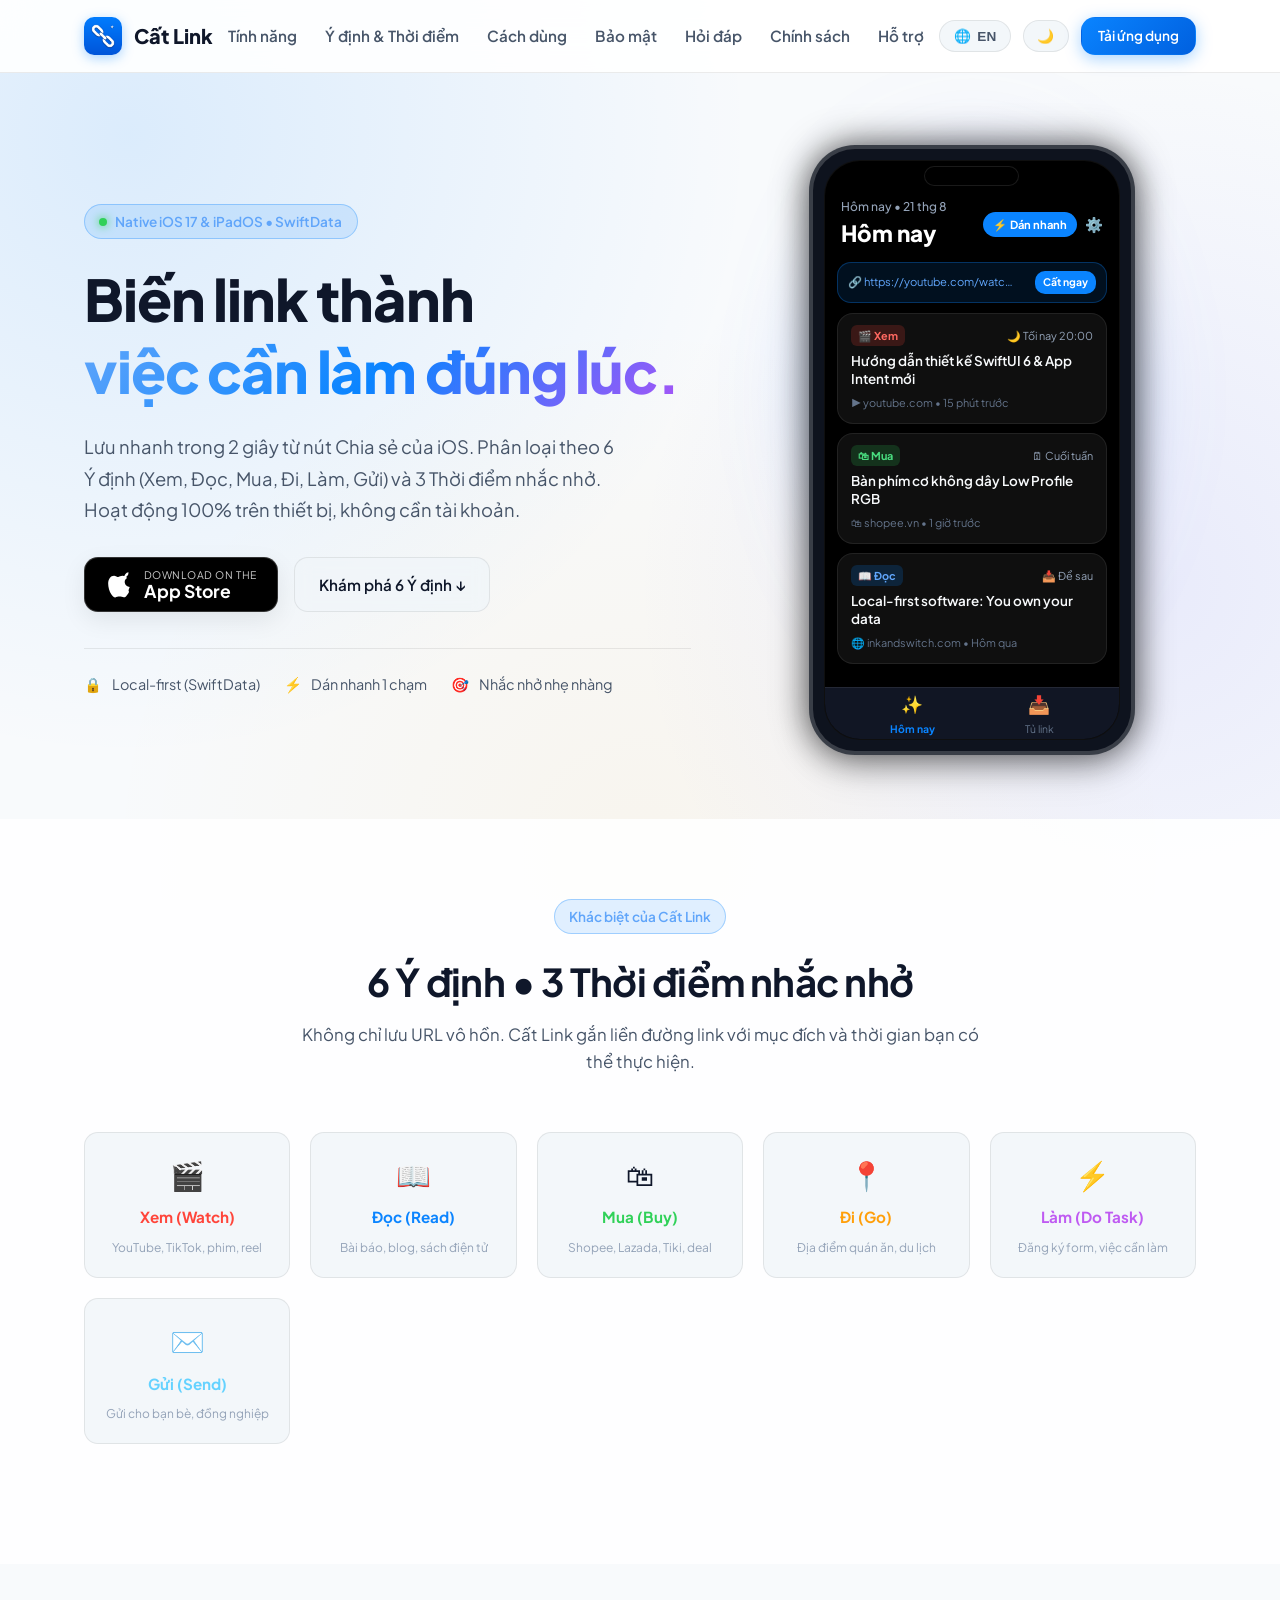
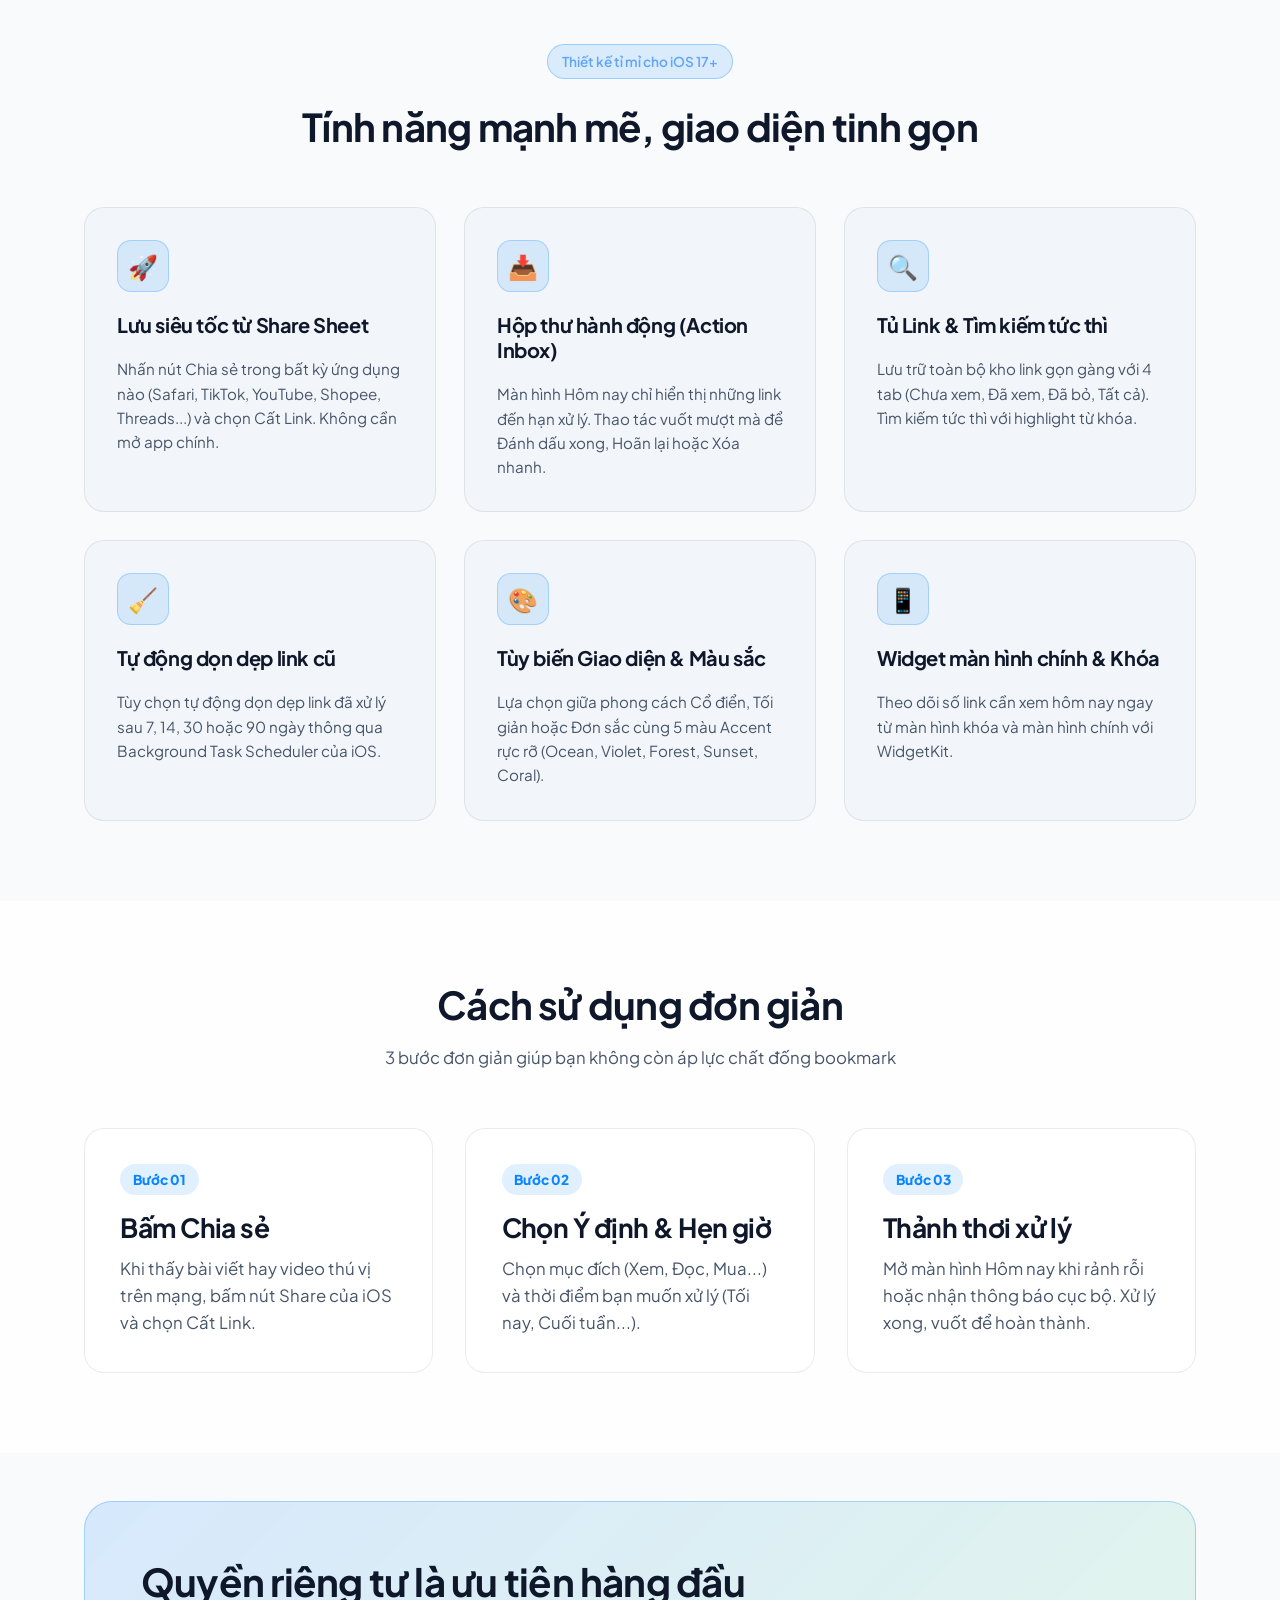
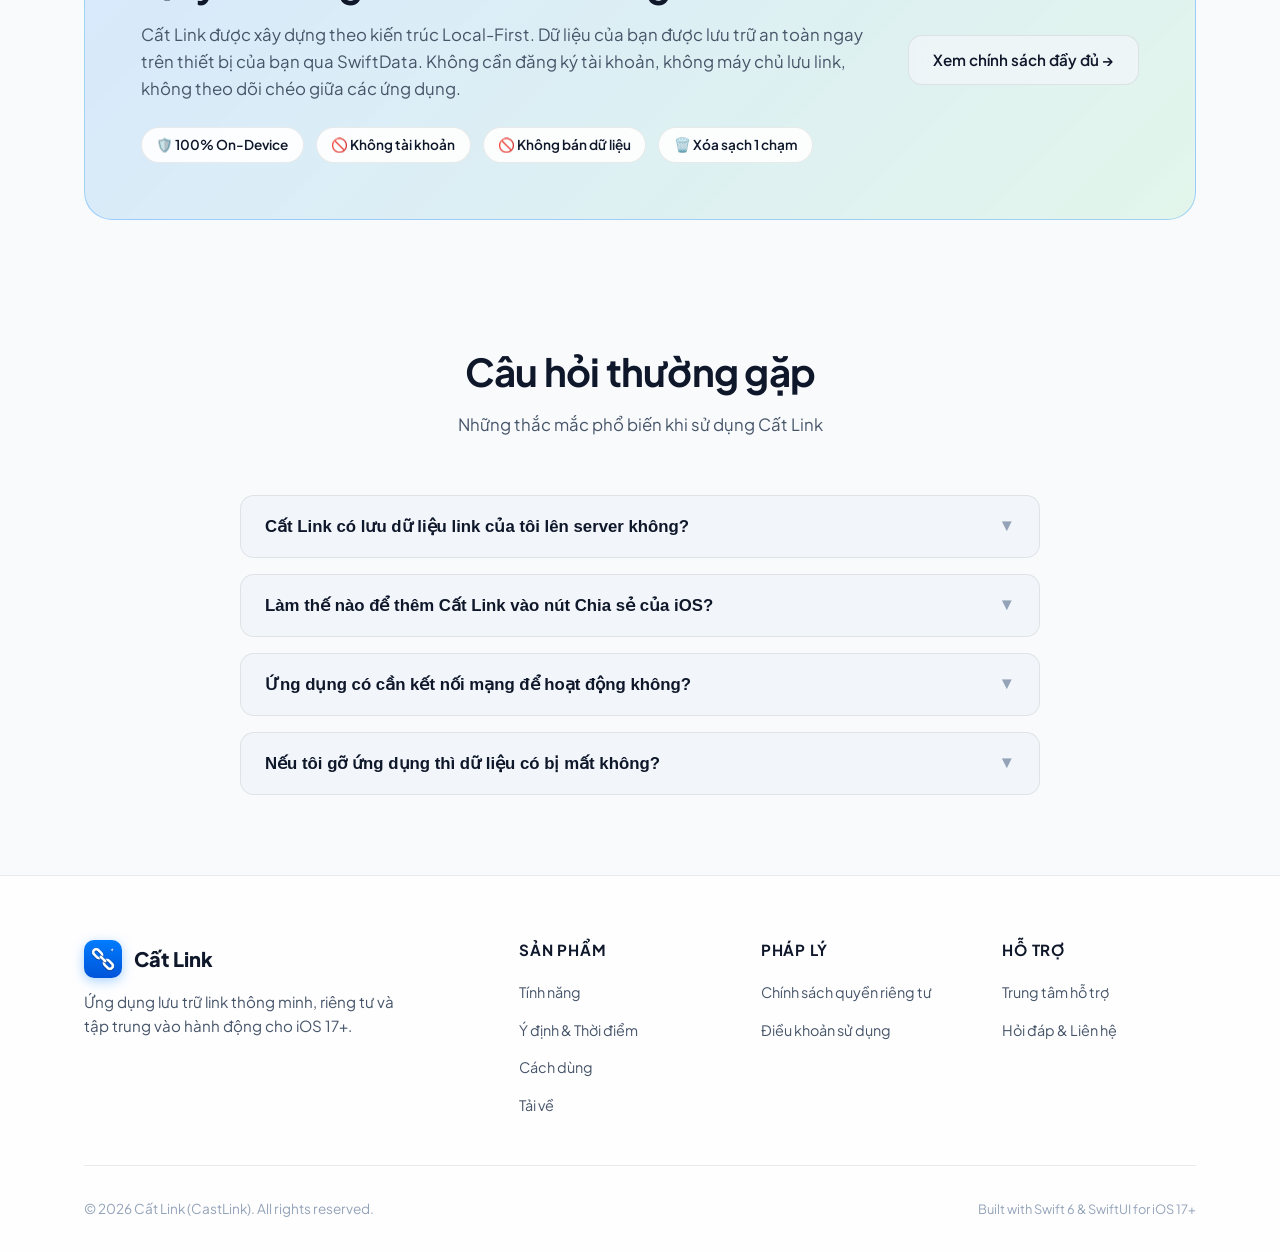
<file: index.html>
<!DOCTYPE html>
<html lang="vi" data-theme="dark" data-lang="vi">
<head>
  <meta charset="UTF-8">
  <meta name="viewport" content="width=device-width, initial-scale=1.0">
  <title>Cất Link — Biến link thành việc cần làm (Local-first iOS App)</title>
  <meta name="description" content="Cất Link (CastLink) - Ứng dụng quản lý link thông minh cho iOS 17+. Phân loại theo 6 ý định (Xem, Đọc, Mua, Đi, Làm, Gửi) và 3 thời điểm nhắc nhở. Hoạt động 100% on-device, SwiftData local-first.">
  <meta name="keywords" content="Cất Link, CastLink, save for later, bookmark manager, iOS 17, SwiftData, read later, productivity, local-first, action inbox">
  
  <!-- Open Graph / Facebook -->
  <meta property="og:type" content="website">
  <meta property="og:title" content="Cất Link — Biến link thành việc cần làm">
  <meta property="og:description" content="Lưu link 1 chạm từ TikTok, YouTube, Safari, Shopee. Phân loại theo ý định và nhắc nhở đúng thời điểm. Bảo mật 100% trên thiết bị.">
  <meta property="og:image" content="assets/AppIcon-1024.png">
  
  <!-- Twitter -->
  <meta name="twitter:card" content="summary_large_image">
  <meta name="twitter:title" content="Cất Link — Biến link thành việc cần làm">
  <meta name="twitter:description" content="Ứng dụng lưu trữ link thông minh cho iOS 17+. Hoạt động 100% local-first.">
  <meta name="twitter:image" content="assets/AppIcon-1024.png">

  <link rel="icon" type="image/png" href="assets/AppIcon-1024.png">
  <link rel="apple-touch-icon" href="assets/AppIcon-1024.png">
  <link rel="preconnect" href="https://fonts.googleapis.com">
  <link rel="preconnect" href="https://fonts.gstatic.com" crossorigin>
  <link href="https://fonts.googleapis.com/css2?family=Plus+Jakarta+Sans:wght@400;500;600;700;800&display=swap" rel="stylesheet">
  <link rel="stylesheet" href="style.css">
</head>
<body>

  <!-- Navigation -->
  <header class="navbar">
    <div class="container navbar-inner">
      <a href="index.html" class="brand-link">
        <img src="assets/AppIcon-1024.png" alt="Cất Link App Icon" class="brand-icon">
        <span>Cất Link</span>
      </a>

      <nav>
        <ul class="nav-links">
          <li><a href="#features" class="nav-link" data-i18n-vi="Tính năng" data-i18n-en="Features">Tính năng</a></li>
          <li><a href="#intents" class="nav-link" data-i18n-vi="Ý định & Thời điểm" data-i18n-en="Intents & Timing">Ý định & Thời điểm</a></li>
          <li><a href="#how-it-works" class="nav-link" data-i18n-vi="Cách dùng" data-i18n-en="How it Works">Cách dùng</a></li>
          <li><a href="#privacy" class="nav-link" data-i18n-vi="Bảo mật" data-i18n-en="Privacy">Bảo mật</a></li>
          <li><a href="#faq" class="nav-link" data-i18n-vi="Hỏi đáp" data-i18n-en="FAQ">Hỏi đáp</a></li>
          <li><a href="privacy.html" class="nav-link" data-i18n-vi="Chính sách" data-i18n-en="Policy">Chính sách</a></li>
          <li><a href="support.html" class="nav-link" data-i18n-vi="Hỗ trợ" data-i18n-en="Support">Hỗ trợ</a></li>
        </ul>
      </nav>

      <div class="nav-actions">
        <button class="lang-btn" aria-label="Toggle language">
          🌐 <span class="lang-label">EN</span>
        </button>
        <button class="theme-btn" aria-label="Toggle theme">
          <span class="theme-icon">☀️</span>
        </button>
        <a href="#download" class="btn btn-primary" style="padding: 0.45rem 1rem; font-size: 0.85rem;" data-i18n-vi="Tải ứng dụng" data-i18n-en="Get App">Tải ứng dụng</a>
      </div>
    </div>
  </header>

  <!-- Hero Section -->
  <section class="hero" id="download">
    <div class="container hero-grid">
      <div class="hero-content">
        <div class="badge">
          <span class="badge-dot"></span>
          <span data-i18n-vi="Native iOS 17 & iPadOS • SwiftData" data-i18n-en="Native iOS 17 & iPadOS • SwiftData">Native iOS 17 & iPadOS • SwiftData</span>
        </div>
        
        <h1 class="hero-title">
          <span data-i18n-vi="Biến link thành" data-i18n-en="Turn bookmarks into">Biến link thành</span><br>
          <span class="text-gradient" data-i18n-vi="việc cần làm đúng lúc." data-i18n-en="actionable tasks on time.">việc cần làm đúng lúc.</span>
        </h1>

        <p class="hero-subtitle" data-i18n-vi="Lưu nhanh trong 2 giây từ nút Chia sẻ của iOS. Phân loại theo 6 Ý định (Xem, Đọc, Mua, Đi, Làm, Gửi) và 3 Thời điểm nhắc nhở. Hoạt động 100% trên thiết bị, không cần tài khoản." data-i18n-en="Save in 2 seconds via native iOS Share Sheet. Categorize by 6 Intents (Watch, Read, Buy, Go, Do Task, Send) and 3 Timing Buckets. 100% on-device with zero account friction.">
          Lưu nhanh trong 2 giây từ nút Chia sẻ của iOS. Phân loại theo 6 Ý định (Xem, Đọc, Mua, Đi, Làm, Gửi) và 3 Thời điểm nhắc nhở. Hoạt động 100% trên thiết bị, không cần tài khoản.
        </p>

        <div class="hero-ctas">
          <a href="https://apps.apple.com" class="btn-appstore" target="_blank" rel="noopener">
            <svg viewBox="0 0 170 170">
              <path d="M150.37 130.25c-2.45 5.66-5.35 10.87-8.71 15.66-4.58 6.53-8.33 11.05-11.22 13.56-4.48 4.12-9.28 6.23-14.42 6.35-3.69 0-8.14-1.05-13.32-3.18-5.19-2.12-9.97-3.17-14.34-3.17-4.58 0-9.49 1.05-14.75 3.17-5.26 2.13-9.5 3.24-12.74 3.35-4.35.13-9.16-1.9-14.42-6.08-3.7-3.04-7.7-7.79-11.99-14.25-6.3-9.57-11.26-20.73-14.88-33.48-3.61-12.76-5.43-24.87-5.43-36.35 0-14.37 3.59-26.39 10.76-36.07 7.18-9.68 16.37-14.64 27.57-14.88 4.88 0 10.11 1.25 15.69 3.75 5.58 2.5 9.4 3.81 11.47 3.93 1.85-.12 5.89-1.5 12.13-4.13 6.24-2.63 11.66-3.82 16.27-3.57 12.28.62 22.31 5.3 30.08 14.04-10.74 6.52-16 15.42-15.78 26.71.22 8.78 3.52 16.2 9.89 22.26 6.37 6.06 13.98 9.61 22.84 10.65-2.29 6.74-4.88 13.43-7.78 20.07zM119.22 33.15c0-7.39 2.65-14.18 7.96-20.37 5.31-6.19 11.75-9.92 19.32-11.19.22 1.49.33 2.87.33 4.14 0 7.39-2.78 14.33-8.34 20.82-5.56 6.49-12.16 10.23-19.8 11.21-.21-1.38-.32-2.7-.32-3.95z" />
            </svg>
            <div class="btn-appstore-text">
              <span>Download on the</span>
              <strong>App Store</strong>
            </div>
          </a>

          <a href="#intents" class="btn btn-secondary" data-i18n-vi="Khám phá 6 Ý định ↓" data-i18n-en="Explore 6 Intents ↓">
            Khám phá 6 Ý định ↓
          </a>
        </div>

        <div class="hero-highlights">
          <div class="highlight-item">
            <span class="highlight-icon">🔒</span>
            <span data-i18n-vi="Local-first (SwiftData)" data-i18n-en="Local-first (SwiftData)">Local-first (SwiftData)</span>
          </div>
          <div class="highlight-item">
            <span class="highlight-icon">⚡️</span>
            <span data-i18n-vi="Dán nhanh 1 chạm" data-i18n-en="1-Tap Quick Paste">Dán nhanh 1 chạm</span>
          </div>
          <div class="highlight-item">
            <span class="highlight-icon">🎯</span>
            <span data-i18n-vi="Nhắc nhở nhẹ nhàng" data-i18n-en="Gentle Reminders">Nhắc nhở nhẹ nhàng</span>
          </div>
        </div>
      </div>

      <!-- Live Mockup UI matching actual App -->
      <div class="hero-mockup-wrapper">
        <div class="mockup-glow"></div>
        <div class="phone-mockup">
          <div class="phone-screen">
            <!-- Dynamic Island -->
            <div class="phone-notch">
              <div class="phone-island"></div>
            </div>

            <!-- Top Header matching TodayView -->
            <div class="phone-top-bar">
              <div>
                <div class="phone-greeting" data-i18n-vi="Hôm nay • 21 thg 8" data-i18n-en="Today • Aug 21">Hôm nay • 21 thg 8</div>
                <div class="phone-app-title" data-i18n-vi="Hôm nay" data-i18n-en="Today">Hôm nay</div>
              </div>
              <div class="phone-actions">
                <div class="phone-btn-paste">
                  <span>⚡️</span>
                  <span data-i18n-vi="Dán nhanh" data-i18n-en="Quick Paste">Dán nhanh</span>
                </div>
                <div class="phone-btn-gear">⚙️</div>
              </div>
            </div>

            <!-- Clipboard Quick Save Banner Preview -->
            <div class="phone-clipboard-banner">
              <div class="phone-clipboard-text">🔗 https://youtube.com/watch?v=...</div>
              <div class="phone-clipboard-btn" data-i18n-vi="Cất ngay" data-i18n-en="Save">Cất ngay</div>
            </div>

            <!-- VIEW 1: TODAY LIST (Default) -->
            <div class="phone-card-list" id="mockup-view-today">
              <!-- Card 1: Watch -->
              <div class="phone-card">
                <div class="phone-card-top">
                  <span class="intent-chip watch">🎬 Xem</span>
                  <span class="due-time">🌙 Tối nay 20:00</span>
                </div>
                <div class="phone-card-title">Hướng dẫn thiết kế SwiftUI 6 & App Intent mới</div>
                <div class="phone-card-domain">▶ youtube.com • 15 phút trước</div>
              </div>

              <!-- Card 2: Buy -->
              <div class="phone-card">
                <div class="phone-card-top">
                  <span class="intent-chip buy">🛍 Mua</span>
                  <span class="due-time">🗓 Cuối tuần</span>
                </div>
                <div class="phone-card-title">Bàn phím cơ không dây Low Profile RGB</div>
                <div class="phone-card-domain">🛍 shopee.vn • 1 giờ trước</div>
              </div>

              <!-- Card 3: Read -->
              <div class="phone-card">
                <div class="phone-card-top">
                  <span class="intent-chip read">📖 Đọc</span>
                  <span class="due-time">📥 Để sau</span>
                </div>
                <div class="phone-card-title">Local-first software: You own your data</div>
                <div class="phone-card-domain">🌐 inkandswitch.com • Hôm qua</div>
              </div>
            </div>

            <!-- VIEW 2: LIBRARY (Toggled via bottom tabs) -->
            <div class="phone-card-list" id="mockup-view-library" style="display: none;">
              <!-- Intent Chips Bar in Library -->
              <div style="display: flex; gap: 4px; overflow-x: auto; padding-bottom: 4px;">
                <span style="font-size: 0.65rem; background: var(--primary); color: white; padding: 2px 8px; border-radius: 12px; font-weight: 700;">Tất cả</span>
                <span style="font-size: 0.65rem; background: rgba(255,255,255,0.08); color: #94A3B8; padding: 2px 8px; border-radius: 12px;">🎬 Xem</span>
                <span style="font-size: 0.65rem; background: rgba(255,255,255,0.08); color: #94A3B8; padding: 2px 8px; border-radius: 12px;">📖 Đọc</span>
                <span style="font-size: 0.65rem; background: rgba(255,255,255,0.08); color: #94A3B8; padding: 2px 8px; border-radius: 12px;">🛍 Mua</span>
              </div>

              <!-- Card: DoTask -->
              <div class="phone-card">
                <div class="phone-card-top">
                  <span class="intent-chip dotask">⚡️ Làm</span>
                  <span class="due-time">🌙 Tối nay</span>
                </div>
                <div class="phone-card-title">Đăng ký tham gia giải chạy marathon 2026</div>
                <div class="phone-card-domain">🌐 vnexpress.net</div>
              </div>

              <!-- Card: Go -->
              <div class="phone-card">
                <div class="phone-card-top">
                  <span class="intent-chip go">📍 Đi</span>
                  <span class="due-time">🗓 Cuối tuần</span>
                </div>
                <div class="phone-card-title">Quán cà phê view hồ yên tĩnh làm việc cuối tuần</div>
                <div class="phone-card-domain">📍 maps.google.com</div>
              </div>

              <!-- Card: Send -->
              <div class="phone-card">
                <div class="phone-card-top">
                  <span class="intent-chip send">✉️ Gửi</span>
                  <span class="due-time">📥 Để sau</span>
                </div>
                <div class="phone-card-title">Tài liệu kiến trúc hệ thống phân tán</div>
                <div class="phone-card-domain">🐙 github.com</div>
              </div>
            </div>

            <!-- Tab Bar matching actual RootTabView -->
            <div class="phone-bottom-nav">
              <div class="bottom-nav-item active" id="mockup-tab-today">
                <span style="font-size: 1.1rem;">✨</span>
                <span data-i18n-vi="Hôm nay" data-i18n-en="Today">Hôm nay</span>
              </div>
              <div class="bottom-nav-item" id="mockup-tab-library">
                <span style="font-size: 1.1rem;">📥</span>
                <span data-i18n-vi="Tủ link" data-i18n-en="Library">Tủ link</span>
              </div>
            </div>
          </div>
        </div>
      </div>
    </div>
  </section>

  <!-- 6 Intents Section -->
  <section class="section" id="intents" style="background: var(--bg-surface);">
    <div class="container">
      <div class="section-header">
        <div class="badge" data-i18n-vi="Khác biệt của Cất Link" data-i18n-en="The Core Differentiation">Khác biệt của Cất Link</div>
        <h2 data-i18n-vi="6 Ý định • 3 Thời điểm nhắc nhở" data-i18n-en="6 Intent Types • 3 Smart Timing Buckets">6 Ý định • 3 Thời điểm nhắc nhở</h2>
        <p data-i18n-vi="Không chỉ lưu URL vô hồn. Cất Link gắn liền đường link với mục đích và thời gian bạn có thể thực hiện." data-i18n-en="Beyond raw bookmarks. CatLink connects every saved link with clear purpose and actionable time.">
          Không chỉ lưu URL vô hồn. Cất Link gắn liền đường link với mục đích và thời gian bạn có thể thực hiện.
        </p>
      </div>

      <div class="intent-matrix">
        <div class="intent-matrix-item">
          <div class="intent-matrix-icon">🎬</div>
          <div class="intent-matrix-title" style="color: var(--intent-watch);" data-i18n-vi="Xem (Watch)" data-i18n-en="Watch">Xem</div>
          <div class="intent-matrix-desc" data-i18n-vi="YouTube, TikTok, phim, reel" data-i18n-en="YouTube, TikTok, movies">YouTube, TikTok, phim</div>
        </div>

        <div class="intent-matrix-item">
          <div class="intent-matrix-icon">📖</div>
          <div class="intent-matrix-title" style="color: var(--intent-read);" data-i18n-vi="Đọc (Read)" data-i18n-en="Read">Đọc</div>
          <div class="intent-matrix-desc" data-i18n-vi="Bài báo, blog, sách điện tử" data-i18n-en="Articles, blogs, papers">Bài báo, blog, tài liệu</div>
        </div>

        <div class="intent-matrix-item">
          <div class="intent-matrix-icon">🛍</div>
          <div class="intent-matrix-title" style="color: var(--intent-buy);" data-i18n-vi="Mua (Buy)" data-i18n-en="Buy">Mua</div>
          <div class="intent-matrix-desc" data-i18n-vi="Shopee, Lazada, Tiki, deal" data-i18n-en="Shopping, wishlist, deals">Shopee, Lazada, Tiki</div>
        </div>

        <div class="intent-matrix-item">
          <div class="intent-matrix-icon">📍</div>
          <div class="intent-matrix-title" style="color: var(--intent-go);" data-i18n-vi="Đi (Go)" data-i18n-en="Go">Đi</div>
          <div class="intent-matrix-desc" data-i18n-vi="Địa điểm quán ăn, du lịch" data-i18n-en="Places, maps, travel">Quán ăn, cafe, bản đồ</div>
        </div>

        <div class="intent-matrix-item">
          <div class="intent-matrix-icon">⚡️</div>
          <div class="intent-matrix-title" style="color: var(--intent-dotask);" data-i18n-vi="Làm (Do Task)" data-i18n-en="Do Task">Làm</div>
          <div class="intent-matrix-desc" data-i18n-vi="Đăng ký form, việc cần làm" data-i18n-en="Forms, tasks, deadlines">Form đăng ký, thanh toán</div>
        </div>

        <div class="intent-matrix-item">
          <div class="intent-matrix-icon">✉️</div>
          <div class="intent-matrix-title" style="color: var(--intent-send);" data-i18n-vi="Gửi (Send)" data-i18n-en="Send">Gửi</div>
          <div class="intent-matrix-desc" data-i18n-vi="Gửi cho bạn bè, đồng nghiệp" data-i18n-en="Share with friends, teams">Chia sẻ cho bạn bè</div>
        </div>
      </div>
    </div>
  </section>

  <!-- Features Section -->
  <section class="section" id="features">
    <div class="container">
      <div class="section-header">
        <div class="badge" data-i18n-vi="Thiết kế tỉ mỉ cho iOS 17+" data-i18n-en="Crafted for iOS 17+">Thiết kế tỉ mỉ cho iOS 17+</div>
        <h2 data-i18n-vi="Tính năng mạnh mẽ, giao diện tinh gọn" data-i18n-en="Powerful Features, Clean Interface">Tính năng mạnh mẽ, giao diện tinh gọn</h2>
      </div>

      <div class="features-grid">
        <div class="feature-card">
          <div class="feature-icon-wrapper">🚀</div>
          <h3 data-i18n-vi="Lưu siêu tốc từ Share Sheet" data-i18n-en="Instant Share Sheet Capture">Lưu siêu tốc từ Share Sheet</h3>
          <p data-i18n-vi="Nhấn nút Chia sẻ trong bất kỳ ứng dụng nào (Safari, TikTok, YouTube, Shopee, Threads...) và chọn Cất Link. Không cần mở app chính." data-i18n-en="Tap Share from any iOS app (Safari, TikTok, YouTube, Shopee, X...). Done in 2 seconds without switching apps.">
            Nhấn nút Chia sẻ trong bất kỳ ứng dụng nào (Safari, TikTok, YouTube, Shopee, Threads...) và chọn Cất Link. Không cần mở app chính.
          </p>
        </div>

        <div class="feature-card">
          <div class="feature-icon-wrapper">📥</div>
          <h3 data-i18n-vi="Hộp thư hành động (Action Inbox)" data-i18n-en="Action Inbox & Triage">Hộp thư hành động (Action Inbox)</h3>
          <p data-i18n-vi="Màn hình Hôm nay chỉ hiển thị những link đến hạn xử lý. Thao tác vuốt mượt mà để Đánh dấu xong, Hoãn lại hoặc Xóa nhanh." data-i18n-en="Today view focuses strictly on links due for action. Fluid swipe gestures to complete, snooze, or discard.">
            Màn hình Hôm nay chỉ hiển thị những link đến hạn xử lý. Thao tác vuốt mượt mà để Đánh dấu xong, Hoãn lại hoặc Xóa nhanh.
          </p>
        </div>

        <div class="feature-card">
          <div class="feature-icon-wrapper">🔍</div>
          <h3 data-i18n-vi="Tủ Link & Tìm kiếm tức thì" data-i18n-en="Library & Instant Search">Tủ Link & Tìm kiếm tức thì</h3>
          <p data-i18n-vi="Lưu trữ toàn bộ kho link gọn gàng với 4 tab (Chưa xem, Đã xem, Đã bỏ, Tất cả). Tìm kiếm tức thì với highlight từ khóa." data-i18n-en="Organized archive with 4 status views (Active, Done, Discarded, All). Instant search with keyword highlighting.">
            Lưu trữ toàn bộ kho link gọn gàng với 4 tab (Chưa xem, Đã xem, Đã bỏ, Tất cả). Tìm kiếm tức thì với highlight từ khóa.
          </p>
        </div>

        <div class="feature-card">
          <div class="feature-icon-wrapper">🧹</div>
          <h3 data-i18n-vi="Tự động dọn dẹp link cũ" data-i18n-en="Auto Retention Cleanup">Tự động dọn dẹp link cũ</h3>
          <p data-i18n-vi="Tùy chọn tự động dọn dẹp link đã xử lý sau 7, 14, 30 hoặc 90 ngày thông qua Background Task Scheduler của iOS." data-i18n-en="Configurable retention policy to automatically clear completed links after 7, 14, 30 or 90 days in background.">
            Tùy chọn tự động dọn dẹp link đã xử lý sau 7, 14, 30 hoặc 90 ngày thông qua Background Task Scheduler của iOS.
          </p>
        </div>

        <div class="feature-card">
          <div class="feature-icon-wrapper">🎨</div>
          <h3 data-i18n-vi="Tùy biến Giao diện & Màu sắc" data-i18n-en="Theme & Accent Tint Customization">Tùy biến Giao diện & Màu sắc</h3>
          <p data-i18n-vi="Lựa chọn giữa phong cách Cổ điển, Tối giản hoặc Đơn sắc cùng 5 màu Accent rực rỡ (Ocean, Violet, Forest, Sunset, Coral)." data-i18n-en="Pick between Classic, Minimal, or Monochrome styles with 5 vibrant accent color choices.">
            Lựa chọn giữa phong cách Cổ điển, Tối giản hoặc Đơn sắc cùng 5 màu Accent rực rỡ (Ocean, Violet, Forest, Sunset, Coral).
          </p>
        </div>

        <div class="feature-card">
          <div class="feature-icon-wrapper">📱</div>
          <h3 data-i18n-vi="Widget màn hình chính & Khóa" data-i18n-en="Interactive iOS Widgets">Widget màn hình chính & Khóa</h3>
          <p data-i18n-vi="Theo dõi số link cần xem hôm nay ngay từ màn hình khóa và màn hình chính với WidgetKit." data-i18n-en="Keep track of today's actionable links directly from your Lock Screen and Home Screen with WidgetKit.">
            Theo dõi số link cần xem hôm nay ngay từ màn hình khóa và màn hình chính với WidgetKit.
          </p>
        </div>
      </div>
    </div>
  </section>

  <!-- How It Works -->
  <section class="section" id="how-it-works" style="background: var(--bg-surface);">
    <div class="container">
      <div class="section-header">
        <h2 data-i18n-vi="Cách sử dụng đơn giản" data-i18n-en="How It Works">Cách sử dụng đơn giản</h2>
        <p data-i18n-vi="3 bước đơn giản giúp bạn không còn áp lực chất đống bookmark" data-i18n-en="3 simple steps to keep your bookmarks under control">
          3 bước đơn giản giúp bạn không còn áp lực chất đống bookmark
        </p>
      </div>

      <div class="steps-container">
        <div class="step-card">
          <span class="step-number" data-i18n-vi="Bước 01" data-i18n-en="Step 01">Bước 01</span>
          <h3 data-i18n-vi="Bấm Chia sẻ" data-i18n-en="Tap Share">Bấm Chia sẻ</h3>
          <p data-i18n-vi="Khi thấy bài viết hay video thú vị trên mạng, bấm nút Share của iOS và chọn Cất Link." data-i18n-en="Whenever you find something interesting in any iOS app, tap the native Share button and pick CatLink.">
            Khi thấy bài viết hay video thú vị trên mạng, bấm nút Share của iOS và chọn Cất Link.
          </p>
        </div>

        <div class="step-card">
          <span class="step-number" data-i18n-vi="Bước 02" data-i18n-en="Step 02">Bước 02</span>
          <h3 data-i18n-vi="Chọn Ý định & Hẹn giờ" data-i18n-en="Choose Intent & Time">Chọn Ý định & Hẹn giờ</h3>
          <p data-i18n-vi="Chọn mục đích (Xem, Đọc, Mua...) và thời điểm bạn muốn xử lý (Tối nay, Cuối tuần...)." data-i18n-en="Pick what you want to do (Watch, Read, Buy...) and when to be reminded (Tonight, Weekend...).">
            Chọn mục đích (Xem, Đọc, Mua...) và thời điểm bạn muốn xử lý (Tối nay, Cuối tuần...).
          </p>
        </div>

        <div class="step-card">
          <span class="step-number" data-i18n-vi="Bước 03" data-i18n-en="Step 03">Bước 03</span>
          <h3 data-i18n-vi="Thảnh thơi xử lý" data-i18n-en="Review Stress-Free">Thảnh thơi xử lý</h3>
          <p data-i18n-vi="Mở màn hình Hôm nay khi rảnh rỗi hoặc nhận thông báo cục bộ. Xử lý xong, vuốt để hoàn thành." data-i18n-en="Open Today view or receive gentle local notifications. Swipe to complete when done.">
            Mở màn hình Hôm nay khi rảnh rỗi hoặc nhận thông báo cục bộ. Xử lý xong, vuốt để hoàn thành.
          </p>
        </div>
      </div>
    </div>
  </section>

  <!-- Privacy Callout Banner -->
  <section class="container" id="privacy">
    <div class="privacy-banner">
      <div class="privacy-banner-content">
        <h2 data-i18n-vi="Quyền riêng tư là ưu tiên hàng đầu" data-i18n-en="Privacy First. Always.">Quyền riêng tư là ưu tiên hàng đầu</h2>
        <p data-i18n-vi="Cất Link được xây dựng theo kiến trúc Local-First. Dữ liệu của bạn được lưu trữ an toàn ngay trên thiết bị của bạn qua SwiftData. Không cần đăng ký tài khoản, không máy chủ lưu link, không theo dõi chéo giữa các ứng dụng." data-i18n-en="CatLink is built local-first. Your data resides securely on your own device with SwiftData. No accounts, no cloud servers storing your links, no cross-app tracking.">
          Cất Link được xây dựng theo kiến trúc Local-First. Dữ liệu của bạn được lưu trữ an toàn ngay trên thiết bị của bạn qua SwiftData. Không cần đăng ký tài khoản, không máy chủ lưu link, không theo dõi chéo giữa các ứng dụng.
        </p>

        <div class="privacy-pills">
          <span class="privacy-pill">🛡️ 100% On-Device</span>
          <span class="privacy-pill" data-i18n-vi="🚫 Không tài khoản" data-i18n-en="🚫 No Accounts">🚫 Không tài khoản</span>
          <span class="privacy-pill" data-i18n-vi="🚫 Không bán dữ liệu" data-i18n-en="🚫 Zero Data Selling">🚫 Không bán dữ liệu</span>
          <span class="privacy-pill" data-i18n-vi="🗑️ Xóa sạch 1 chạm" data-i18n-en="🗑️ 1-Tap Wipe Data">🗑️ Xóa sạch 1 chạm</span>
        </div>
      </div>

      <div>
        <a href="privacy.html" class="btn btn-secondary" style="white-space: nowrap;" data-i18n-vi="Xem chính sách đầy đủ →" data-i18n-en="Read Full Privacy Policy →">
          Xem chính sách đầy đủ →
        </a>
      </div>
    </div>
  </section>

  <!-- FAQ Section -->
  <section class="section" id="faq">
    <div class="container">
      <div class="section-header">
        <h2 data-i18n-vi="Câu hỏi thường gặp" data-i18n-en="Frequently Asked Questions">Câu hỏi thường gặp</h2>
        <p data-i18n-vi="Những thắc mắc phổ biến khi sử dụng Cất Link" data-i18n-en="Common questions about using CatLink">
          Những thắc mắc phổ biến khi sử dụng Cất Link
        </p>
      </div>

      <div class="faq-list">
        <div class="faq-item">
          <button class="faq-question">
            <span data-i18n-vi="Cất Link có lưu dữ liệu link của tôi lên server không?" data-i18n-en="Does CatLink upload my links to a server?">Cất Link có lưu dữ liệu link của tôi lên server không?</span>
            <span class="faq-chevron">▼</span>
          </button>
          <div class="faq-answer" data-i18n-vi="Không. Cất Link hoạt động 100% trên thiết bị của bạn (local-first) sử dụng framework SwiftData của Apple. Chúng tôi không có máy chủ lưu trữ link hay nội dung của bạn." data-i18n-en="No. CatLink runs 100% on-device using Apple SwiftData framework. We do not operate any servers that store your links or personal content.">
            Không. Cất Link hoạt động 100% trên thiết bị của bạn (local-first) sử dụng framework SwiftData của Apple. Chúng tôi không có máy chủ lưu trữ link hay nội dung của bạn.
          </div>
        </div>

        <div class="faq-item">
          <button class="faq-question">
            <span data-i18n-vi="Làm thế nào để thêm Cất Link vào nút Chia sẻ của iOS?" data-i18n-en="How do I add CatLink to the iOS Share Sheet?">Làm thế nào để thêm Cất Link vào nút Chia sẻ của iOS?</span>
            <span class="faq-chevron">▼</span>
          </button>
          <div class="faq-answer" data-i18n-vi="Trong bất kỳ ứng dụng nào, bấm nút Chia sẻ, cuộn hàng ứng dụng sang phải cùng, chọn 'Thêm' (More), tìm Cất Link và bật lên. Bạn có thể kéo Cất Link lên đầu danh sách yêu thích." data-i18n-en="In any iOS app, tap the Share icon, scroll the apps row to the far right, tap 'More', find CatLink and enable it. You can also favorite it to pin it to the front.">
            Trong bất kỳ ứng dụng nào, bấm nút Chia sẻ, cuộn hàng ứng dụng sang phải cùng, chọn 'Thêm' (More), tìm Cất Link và bật lên. Bạn có thể kéo Cất Link lên đầu danh sách yêu thích.
          </div>
        </div>

        <div class="faq-item">
          <button class="faq-question">
            <span data-i18n-vi="Ứng dụng có cần kết nối mạng để hoạt động không?" data-i18n-en="Does the app require an internet connection?">Ứng dụng có cần kết nối mạng để hoạt động không?</span>
            <span class="faq-chevron">▼</span>
          </button>
          <div class="faq-answer" data-i18n-vi="Ứng dụng vẫn lưu link và nhắc nhở hoàn toàn bình thường khi offline. Kết nối mạng chỉ dùng để tự động tải tiêu đề bài viết và ảnh đại diện (metadata preview) khi bạn thêm link." data-i18n-en="The app stores links and triggers reminders completely offline. An internet connection is only used to fetch website title and preview metadata.">
            Ứng dụng vẫn lưu link và nhắc nhở hoàn toàn bình thường khi offline. Kết nối mạng chỉ dùng để tự động tải tiêu đề bài viết và ảnh đại diện (metadata preview) khi bạn thêm link.
          </div>
        </div>

        <div class="faq-item">
          <button class="faq-question">
            <span data-i18n-vi="Nếu tôi gỡ ứng dụng thì dữ liệu có bị mất không?" data-i18n-en="Will my data be lost if I delete the app?">Nếu tôi gỡ ứng dụng thì dữ liệu có bị mất không?</span>
            <span class="faq-chevron">▼</span>
          </button>
          <div class="faq-answer" data-i18n-vi="Vì dữ liệu nằm hoàn toàn trên thiết bị của bạn để đảm bảo tính riêng tư, khi bạn gỡ bỏ ứng dụng, hệ điều hành iOS sẽ xóa dữ liệu cục bộ của ứng dụng." data-i18n-en="Because all data is stored on-device for maximum privacy, uninstalling the app will remove its local data per iOS standard behavior.">
            Vì dữ liệu nằm hoàn toàn trên thiết bị của bạn để đảm bảo tính riêng tư, khi bạn gỡ bỏ ứng dụng, hệ điều hành iOS sẽ xóa dữ liệu cục bộ của ứng dụng.
          </div>
        </div>
      </div>
    </div>
  </section>

  <!-- Footer -->
  <footer class="footer">
    <div class="container">
      <div class="footer-grid">
        <div class="footer-brand">
          <a href="index.html" class="brand-link">
            <img src="assets/AppIcon-1024.png" alt="Cất Link Icon" class="brand-icon">
            <span>Cất Link</span>
          </a>
          <p data-i18n-vi="Ứng dụng lưu trữ link thông minh, riêng tư và tập trung vào hành động cho iOS 17+." data-i18n-en="Smart, private and actionable link manager for iOS 17+.">
            Ứng dụng lưu trữ link thông minh, riêng tư và tập trung vào hành động cho iOS 17+.
          </p>
        </div>

        <div class="footer-col">
          <h4 data-i18n-vi="Sản phẩm" data-i18n-en="Product">Sản phẩm</h4>
          <ul class="footer-links">
            <li><a href="#features" class="footer-link" data-i18n-vi="Tính năng" data-i18n-en="Features">Tính năng</a></li>
            <li><a href="#intents" class="footer-link" data-i18n-vi="Ý định & Thời điểm" data-i18n-en="Intents & Timing">Ý định & Thời điểm</a></li>
            <li><a href="#how-it-works" class="footer-link" data-i18n-vi="Cách dùng" data-i18n-en="How it Works">Cách dùng</a></li>
            <li><a href="#download" class="footer-link" data-i18n-vi="Tải về" data-i18n-en="Download">Tải về</a></li>
          </ul>
        </div>

        <div class="footer-col">
          <h4 data-i18n-vi="Pháp lý" data-i18n-en="Legal">Pháp lý</h4>
          <ul class="footer-links">
            <li><a href="privacy.html" class="footer-link" data-i18n-vi="Chính sách quyền riêng tư" data-i18n-en="Privacy Policy">Chính sách quyền riêng tư</a></li>
            <li><a href="terms.html" class="footer-link" data-i18n-vi="Điều khoản sử dụng" data-i18n-en="Terms of Service">Điều khoản sử dụng</a></li>
          </ul>
        </div>

        <div class="footer-col">
          <h4 data-i18n-vi="Hỗ trợ" data-i18n-en="Support">Hỗ trợ</h4>
          <ul class="footer-links">
            <li><a href="support.html" class="footer-link" data-i18n-vi="Trung tâm hỗ trợ" data-i18n-en="Help Center">Trung tâm hỗ trợ</a></li>
            <li><a href="support.html#faq" class="footer-link" data-i18n-vi="Hỏi đáp & Liên hệ" data-i18n-en="FAQ & Contact">Hỏi đáp & Liên hệ</a></li>
          </ul>
        </div>
      </div>

      <div class="footer-bottom">
        <div>© <span class="current-year">2026</span> Cất Link (CastLink). All rights reserved.</div>
        <div style="font-size: 0.8rem; color: var(--text-muted);">Built with Swift 6 & SwiftUI for iOS 17+</div>
      </div>
    </div>
  </footer>

  <script src="main.js"></script>
</body>
</html>
</file>
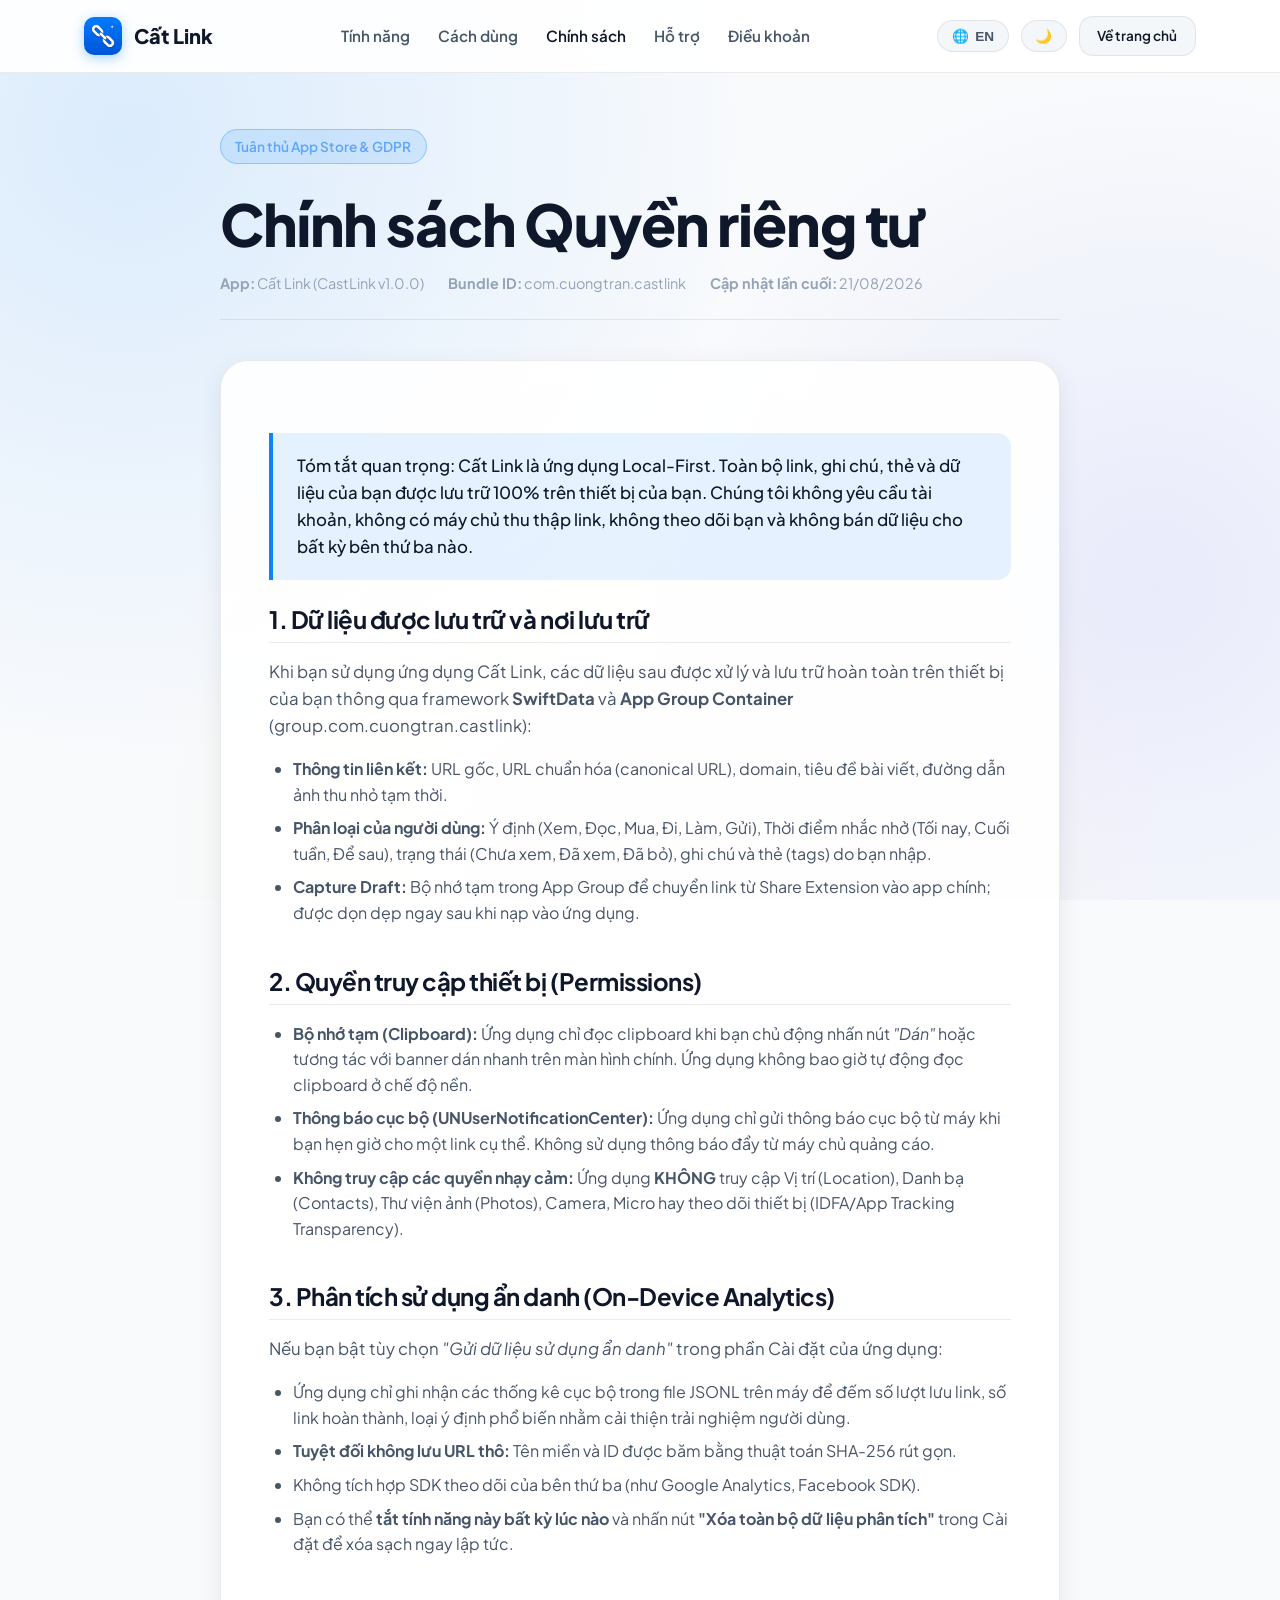
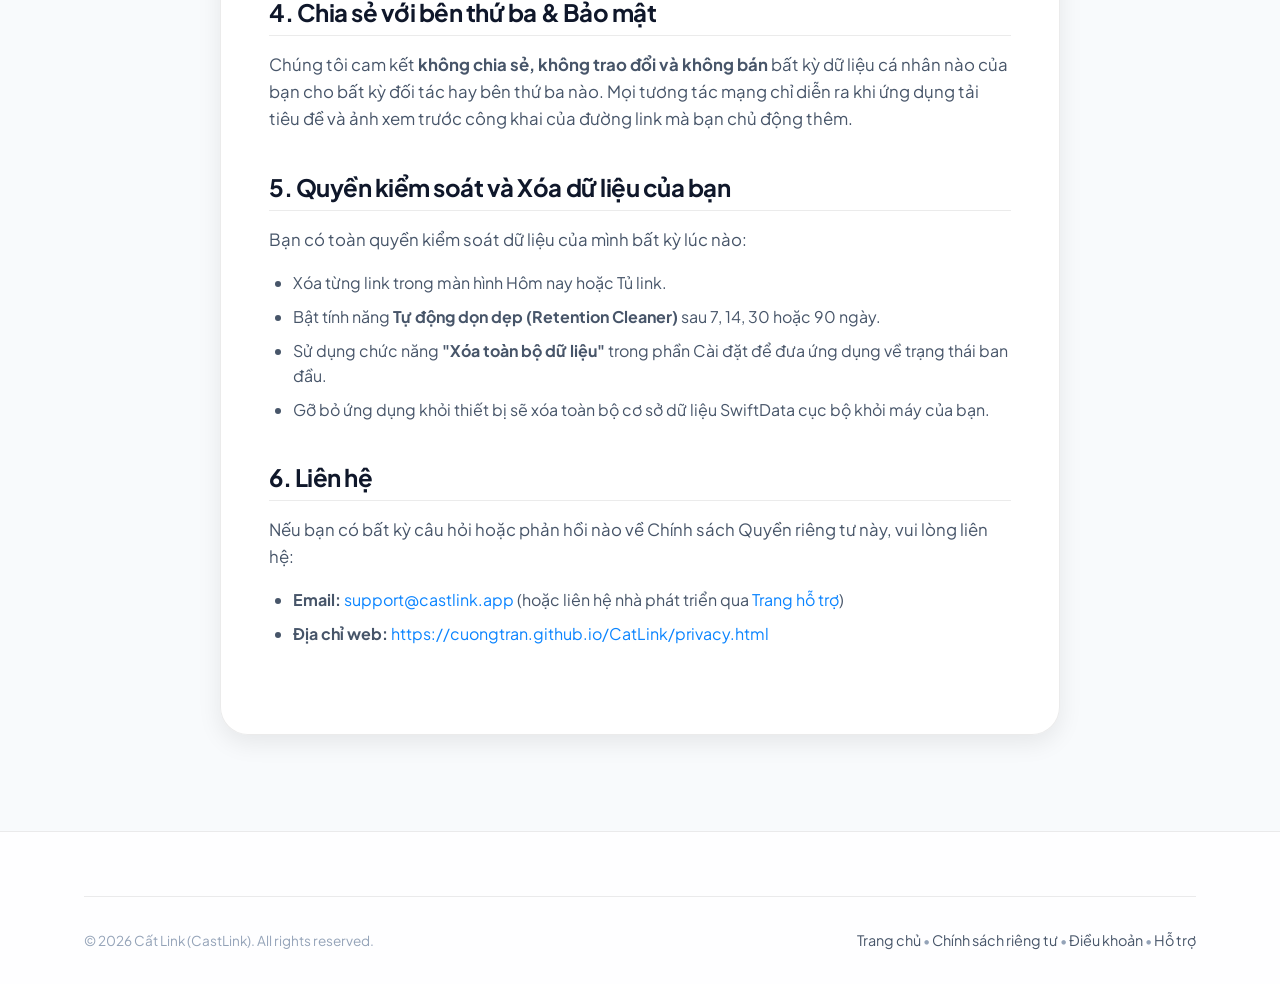
<file: privacy.html>
<!DOCTYPE html>
<html lang="vi" data-theme="dark" data-lang="vi">
<head>
  <meta charset="UTF-8">
  <meta name="viewport" content="width=device-width, initial-scale=1.0">
  <title>Chính sách Quyền riêng tư — Cất Link (CastLink)</title>
  <meta name="description" content="Chính sách quyền riêng tư của ứng dụng Cất Link (CastLink). Hoạt động local-first, không thu thập thông tin cá nhân, không theo dõi người dùng.">
  <link rel="icon" type="image/png" href="assets/AppIcon-1024.png">
  <link rel="apple-touch-icon" href="assets/AppIcon-1024.png">
  <link rel="preconnect" href="https://fonts.googleapis.com">
  <link rel="preconnect" href="https://fonts.gstatic.com" crossorigin>
  <link href="https://fonts.googleapis.com/css2?family=Plus+Jakarta+Sans:wght@400;500;600;700;800&display=swap" rel="stylesheet">
  <link rel="stylesheet" href="style.css">
</head>
<body>

  <!-- Navigation -->
  <header class="navbar">
    <div class="container navbar-inner">
      <a href="index.html" class="brand-link">
        <img src="assets/AppIcon-1024.png" alt="Cất Link App Icon" class="brand-icon">
        <span>Cất Link</span>
      </a>

      <nav>
        <ul class="nav-links">
          <li><a href="index.html#features" class="nav-link" data-i18n-vi="Tính năng" data-i18n-en="Features">Tính năng</a></li>
          <li><a href="index.html#how-it-works" class="nav-link" data-i18n-vi="Cách dùng" data-i18n-en="How it Works">Cách dùng</a></li>
          <li><a href="privacy.html" class="nav-link active" data-i18n-vi="Chính sách" data-i18n-en="Privacy Policy">Chính sách</a></li>
          <li><a href="support.html" class="nav-link" data-i18n-vi="Hỗ trợ" data-i18n-en="Support">Hỗ trợ</a></li>
          <li><a href="terms.html" class="nav-link" data-i18n-vi="Điều khoản" data-i18n-en="Terms">Điều khoản</a></li>
        </ul>
      </nav>

      <div class="nav-actions">
        <button class="lang-btn" aria-label="Toggle language">
          🌐 <span class="lang-label">EN</span>
        </button>
        <button class="theme-btn" aria-label="Toggle theme">
          <span class="theme-icon">☀️</span>
        </button>
        <a href="index.html" class="btn btn-secondary" style="padding: 0.5rem 1.1rem; font-size: 0.85rem;" data-i18n-vi="Về trang chủ" data-i18n-en="Home">Về trang chủ</a>
      </div>
    </div>
  </header>

  <main class="doc-page">
    <div class="container">
      <div class="doc-header">
        <div class="badge" data-i18n-vi="Tuân thủ App Store & GDPR" data-i18n-en="App Store & GDPR Compliant">Tuân thủ App Store & GDPR</div>
        <h1 data-i18n-vi="Chính sách Quyền riêng tư" data-i18n-en="Privacy Policy">Chính sách Quyền riêng tư</h1>
        <div class="doc-meta">
          <span><strong>App:</strong> Cất Link (CastLink v1.0.0)</span>
          <span><strong>Bundle ID:</strong> com.cuongtran.castlink</span>
          <span><strong>Cập nhật lần cuối:</strong> 21/08/2026</span>
        </div>
      </div>

      <div class="doc-body">
        <div class="doc-highlight-box">
          <p data-i18n-vi="Tóm tắt quan trọng: Cất Link là ứng dụng Local-First. Toàn bộ link, ghi chú, thẻ và dữ liệu của bạn được lưu trữ 100% trên thiết bị của bạn. Chúng tôi không yêu cầu tài khoản, không có máy chủ thu thập link, không theo dõi bạn và không bán dữ liệu cho bất kỳ bên thứ ba nào." data-i18n-en="Key Summary: CatLink is a Local-First application. All links, notes, tags, and data are stored 100% locally on your device. We do not require accounts, do not run servers storing your links, do not track you across apps, and never sell your data.">
            Tóm tắt quan trọng: Cất Link là ứng dụng Local-First. Toàn bộ link, ghi chú, thẻ và dữ liệu của bạn được lưu trữ 100% trên thiết bị của bạn. Chúng tôi không yêu cầu tài khoản, không có máy chủ thu thập link, không theo dõi bạn và không bán dữ liệu cho bất kỳ bên thứ ba nào.
          </p>
        </div>

        <!-- Section 1: Tiếng Việt -->
        <section>
          <h2>1. Dữ liệu được lưu trữ và nơi lưu trữ</h2>
          <p>Khi bạn sử dụng ứng dụng Cất Link, các dữ liệu sau được xử lý và lưu trữ hoàn toàn trên thiết bị của bạn thông qua framework <strong>SwiftData</strong> và <strong>App Group Container</strong> (group.com.cuongtran.castlink):</p>
          <ul>
            <li><strong>Thông tin liên kết:</strong> URL gốc, URL chuẩn hóa (canonical URL), domain, tiêu đề bài viết, đường dẫn ảnh thu nhỏ tạm thời.</li>
            <li><strong>Phân loại của người dùng:</strong> Ý định (Xem, Đọc, Mua, Đi, Làm, Gửi), Thời điểm nhắc nhở (Tối nay, Cuối tuần, Để sau), trạng thái (Chưa xem, Đã xem, Đã bỏ), ghi chú và thẻ (tags) do bạn nhập.</li>
            <li><strong>Capture Draft:</strong> Bộ nhớ tạm trong App Group để chuyển link từ Share Extension vào app chính; được dọn dẹp ngay sau khi nạp vào ứng dụng.</li>
          </ul>
        </section>

        <section>
          <h2>2. Quyền truy cập thiết bị (Permissions)</h2>
          <ul>
            <li><strong>Bộ nhớ tạm (Clipboard):</strong> Ứng dụng chỉ đọc clipboard khi bạn chủ động nhấn nút <em>"Dán"</em> hoặc tương tác với banner dán nhanh trên màn hình chính. Ứng dụng không bao giờ tự động đọc clipboard ở chế độ nền.</li>
            <li><strong>Thông báo cục bộ (UNUserNotificationCenter):</strong> Ứng dụng chỉ gửi thông báo cục bộ từ máy khi bạn hẹn giờ cho một link cụ thể. Không sử dụng thông báo đẩy từ máy chủ quảng cáo.</li>
            <li><strong>Không truy cập các quyền nhạy cảm:</strong> Ứng dụng <strong>KHÔNG</strong> truy cập Vị trí (Location), Danh bạ (Contacts), Thư viện ảnh (Photos), Camera, Micro hay theo dõi thiết bị (IDFA/App Tracking Transparency).</li>
          </ul>
        </section>

        <section>
          <h2>3. Phân tích sử dụng ẩn danh (On-Device Analytics)</h2>
          <p>Nếu bạn bật tùy chọn <em>"Gửi dữ liệu sử dụng ẩn danh"</em> trong phần Cài đặt của ứng dụng:</p>
          <ul>
            <li>Ứng dụng chỉ ghi nhận các thống kê cục bộ trong file JSONL trên máy để đếm số lượt lưu link, số link hoàn thành, loại ý định phổ biến nhằm cải thiện trải nghiệm người dùng.</li>
            <li><strong>Tuyệt đối không lưu URL thô:</strong> Tên miền và ID được băm bằng thuật toán SHA-256 rút gọn.</li>
            <li>Không tích hợp SDK theo dõi của bên thứ ba (như Google Analytics, Facebook SDK).</li>
            <li>Bạn có thể <strong>tắt tính năng này bất kỳ lúc nào</strong> và nhấn nút <strong>"Xóa toàn bộ dữ liệu phân tích"</strong> trong Cài đặt để xóa sạch ngay lập tức.</li>
          </ul>
        </section>

        <section>
          <h2>4. Chia sẻ với bên thứ ba & Bảo mật</h2>
          <p>Chúng tôi cam kết <strong>không chia sẻ, không trao đổi và không bán</strong> bất kỳ dữ liệu cá nhân nào của bạn cho bất kỳ đối tác hay bên thứ ba nào. Mọi tương tác mạng chỉ diễn ra khi ứng dụng tải tiêu đề và ảnh xem trước công khai của đường link mà bạn chủ động thêm.</p>
        </section>

        <section>
          <h2>5. Quyền kiểm soát và Xóa dữ liệu của bạn</h2>
          <p>Bạn có toàn quyền kiểm soát dữ liệu của mình bất kỳ lúc nào:</p>
          <ul>
            <li>Xóa từng link trong màn hình Hôm nay hoặc Tủ link.</li>
            <li>Bật tính năng <strong>Tự động dọn dẹp (Retention Cleaner)</strong> sau 7, 14, 30 hoặc 90 ngày.</li>
            <li>Sử dụng chức năng <strong>"Xóa toàn bộ dữ liệu"</strong> trong phần Cài đặt để đưa ứng dụng về trạng thái ban đầu.</li>
            <li>Gỡ bỏ ứng dụng khỏi thiết bị sẽ xóa toàn bộ cơ sở dữ liệu SwiftData cục bộ khỏi máy của bạn.</li>
          </ul>
        </section>

        <section>
          <h2>6. Liên hệ</h2>
          <p>Nếu bạn có bất kỳ câu hỏi hoặc phản hồi nào về Chính sách Quyền riêng tư này, vui lòng liên hệ:</p>
          <ul>
            <li><strong>Email:</strong> <a href="mailto:support@castlink.app" style="color: var(--primary);">support@castlink.app</a> (hoặc liên hệ nhà phát triển qua <a href="support.html" style="color: var(--primary);">Trang hỗ trợ</a>)</li>
            <li><strong>Địa chỉ web:</strong> <a href="https://cuongtran.github.io/CatLink/privacy.html" style="color: var(--primary);">https://cuongtran.github.io/CatLink/privacy.html</a></li>
          </ul>
        </section>
      </div>
    </div>
  </main>

  <!-- Footer -->
  <footer class="footer">
    <div class="container">
      <div class="footer-bottom">
        <div>© <span class="current-year">2026</span> Cất Link (CastLink). All rights reserved.</div>
        <div>
          <a href="index.html" class="footer-link">Trang chủ</a> • 
          <a href="privacy.html" class="footer-link">Chính sách riêng tư</a> • 
          <a href="terms.html" class="footer-link">Điều khoản</a> • 
          <a href="support.html" class="footer-link">Hỗ trợ</a>
        </div>
      </div>
    </div>
  </footer>

  <script src="main.js"></script>
</body>
</html>
</file>
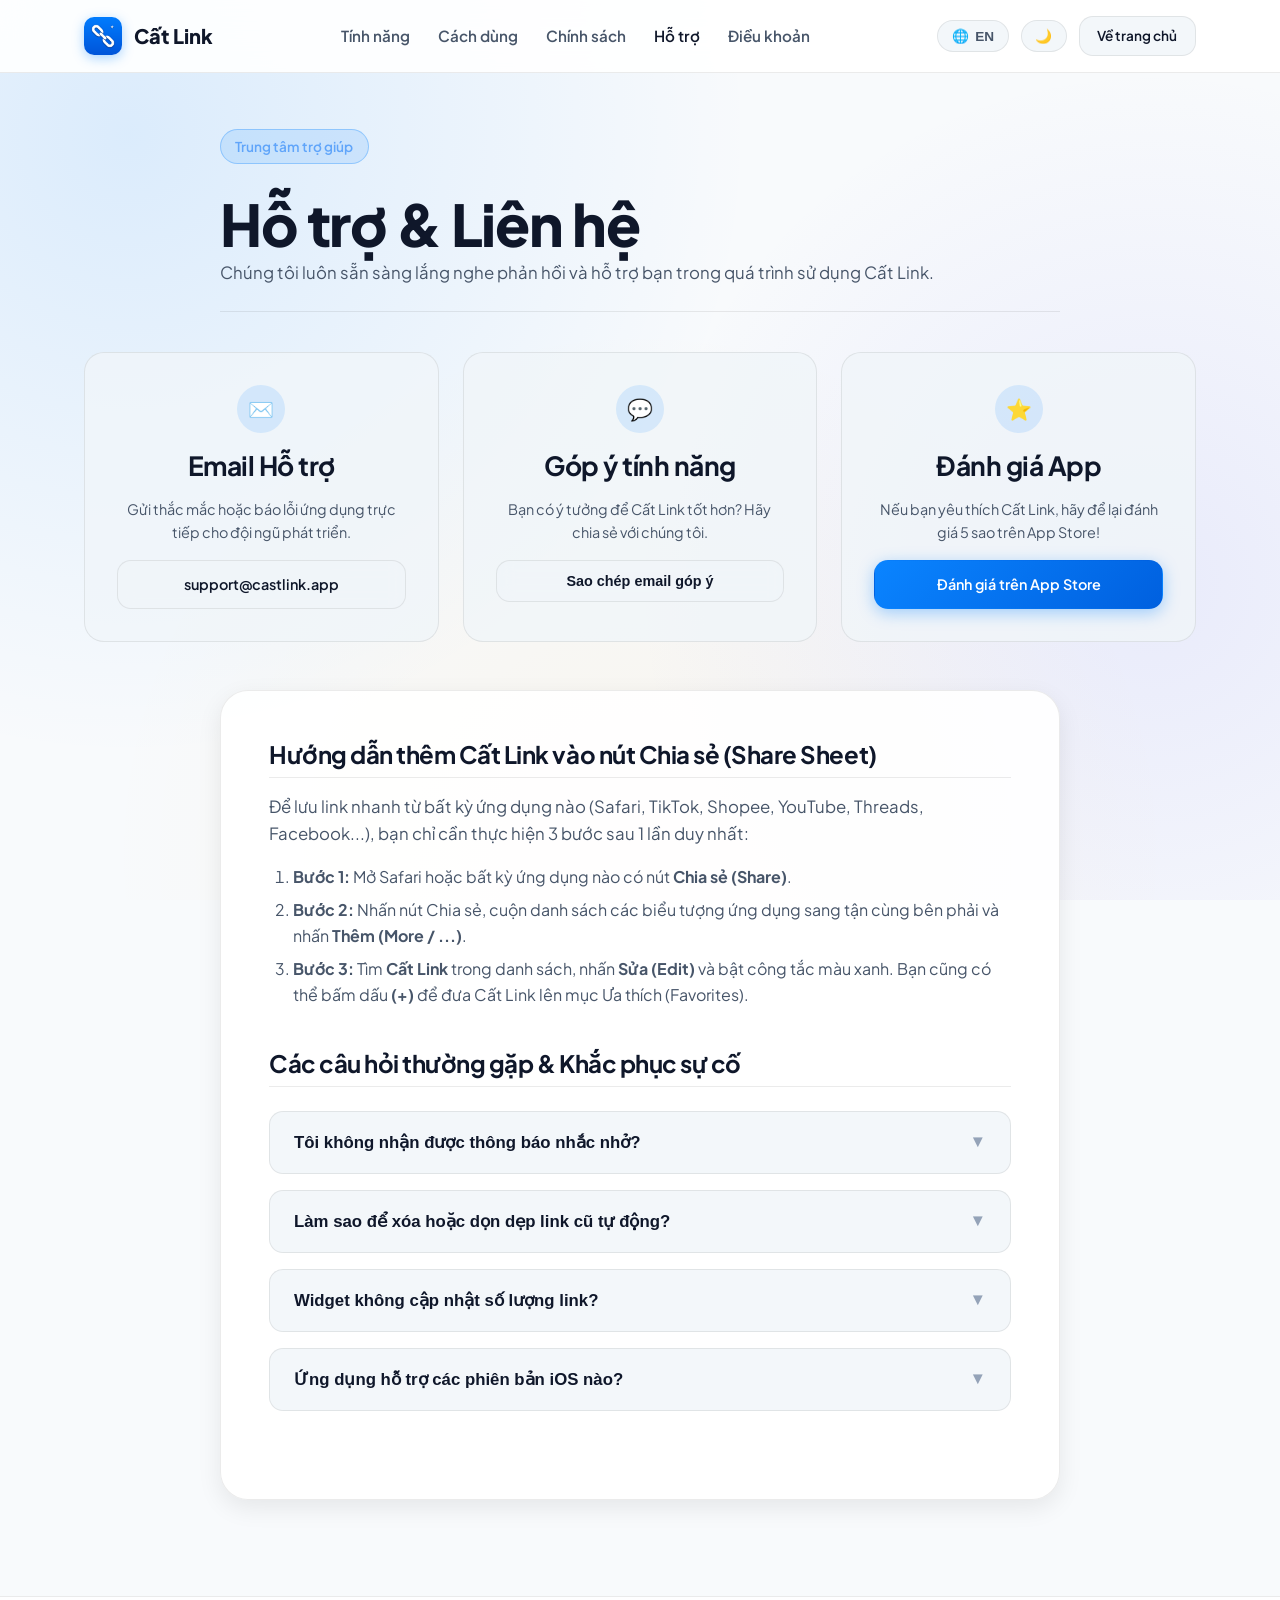
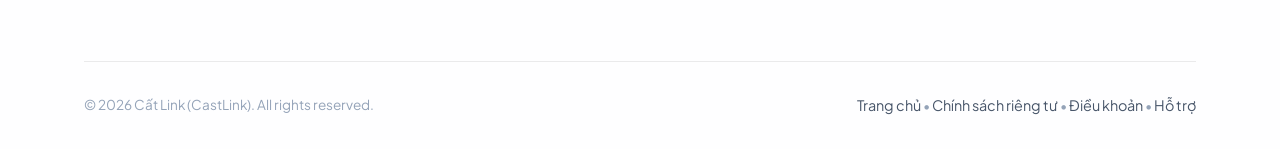
<file: support.html>
<!DOCTYPE html>
<html lang="vi" data-theme="dark" data-lang="vi">
<head>
  <meta charset="UTF-8">
  <meta name="viewport" content="width=device-width, initial-scale=1.0">
  <title>Trung tâm Hỗ trợ & Liên hệ — Cất Link (CastLink)</title>
  <meta name="description" content="Trang hỗ trợ khách hàng, giải đáp thắc mắc và hướng dẫn sử dụng ứng dụng Cất Link (CastLink) trên iOS 17+.">
  <link rel="icon" type="image/png" href="assets/AppIcon-1024.png">
  <link rel="apple-touch-icon" href="assets/AppIcon-1024.png">
  <link rel="preconnect" href="https://fonts.googleapis.com">
  <link rel="preconnect" href="https://fonts.gstatic.com" crossorigin>
  <link href="https://fonts.googleapis.com/css2?family=Plus+Jakarta+Sans:wght@400;500;600;700;800&display=swap" rel="stylesheet">
  <link rel="stylesheet" href="style.css">
</head>
<body>

  <!-- Navigation -->
  <header class="navbar">
    <div class="container navbar-inner">
      <a href="index.html" class="brand-link">
        <img src="assets/AppIcon-1024.png" alt="Cất Link App Icon" class="brand-icon">
        <span>Cất Link</span>
      </a>

      <nav>
        <ul class="nav-links">
          <li><a href="index.html#features" class="nav-link" data-i18n-vi="Tính năng" data-i18n-en="Features">Tính năng</a></li>
          <li><a href="index.html#how-it-works" class="nav-link" data-i18n-vi="Cách dùng" data-i18n-en="How it Works">Cách dùng</a></li>
          <li><a href="privacy.html" class="nav-link" data-i18n-vi="Chính sách" data-i18n-en="Privacy Policy">Chính sách</a></li>
          <li><a href="support.html" class="nav-link active" data-i18n-vi="Hỗ trợ" data-i18n-en="Support">Hỗ trợ</a></li>
          <li><a href="terms.html" class="nav-link" data-i18n-vi="Điều khoản" data-i18n-en="Terms">Điều khoản</a></li>
        </ul>
      </nav>

      <div class="nav-actions">
        <button class="lang-btn" aria-label="Toggle language">
          🌐 <span class="lang-label">EN</span>
        </button>
        <button class="theme-btn" aria-label="Toggle theme">
          <span class="theme-icon">☀️</span>
        </button>
        <a href="index.html" class="btn btn-secondary" style="padding: 0.5rem 1.1rem; font-size: 0.85rem;" data-i18n-vi="Về trang chủ" data-i18n-en="Home">Về trang chủ</a>
      </div>
    </div>
  </header>

  <main class="doc-page">
    <div class="container">
      <div class="doc-header">
        <div class="badge" data-i18n-vi="Trung tâm trợ giúp" data-i18n-en="Help Center">Trung tâm trợ giúp</div>
        <h1 data-i18n-vi="Hỗ trợ & Liên hệ" data-i18n-en="Support & Contact">Hỗ trợ & Liên hệ</h1>
        <p data-i18n-vi="Chúng tôi luôn sẵn sàng lắng nghe phản hồi và hỗ trợ bạn trong quá trình sử dụng Cất Link." data-i18n-en="We are here to help and listen to your feedback about CatLink.">
          Chúng tôi luôn sẵn sàng lắng nghe phản hồi và hỗ trợ bạn trong quá trình sử dụng Cất Link.
        </p>
      </div>

      <!-- Quick Contact Cards -->
      <div class="contact-grid">
        <div class="contact-card">
          <div class="contact-icon">✉️</div>
          <h3 data-i18n-vi="Email Hỗ trợ" data-i18n-en="Email Support">Email Hỗ trợ</h3>
          <p style="font-size: 0.9rem;">Gửi thắc mắc hoặc báo lỗi ứng dụng trực tiếp cho đội ngũ phát triển.</p>
          <a href="mailto:support@castlink.app" class="btn btn-secondary" style="width: 100%; font-size: 0.9rem;">support@castlink.app</a>
        </div>

        <div class="contact-card">
          <div class="contact-icon">💬</div>
          <h3 data-i18n-vi="Góp ý tính năng" data-i18n-en="Feature Request">Góp ý tính năng</h3>
          <p style="font-size: 0.9rem;">Bạn có ý tưởng để Cất Link tốt hơn? Hãy chia sẻ với chúng tôi.</p>
          <button class="btn btn-secondary copy-btn" data-copy="feedback@castlink.app" style="width: 100%; font-size: 0.9rem;">
            <span>Sao chép email góp ý</span>
          </button>
        </div>

        <div class="contact-card">
          <div class="contact-icon">⭐</div>
          <h3 data-i18n-vi="Đánh giá App" data-i18n-en="Rate App">Đánh giá App</h3>
          <p style="font-size: 0.9rem;">Nếu bạn yêu thích Cất Link, hãy để lại đánh giá 5 sao trên App Store!</p>
          <a href="https://apps.apple.com" target="_blank" class="btn btn-primary" style="width: 100%; font-size: 0.9rem;" data-i18n-vi="Đánh giá trên App Store" data-i18n-en="Rate on App Store">
            Đánh giá trên App Store
          </a>
        </div>
      </div>

      <!-- Guide: Share Sheet Setup -->
      <div class="doc-body" style="margin-top: 3rem;">
        <section>
          <h2 data-i18n-vi="Hướng dẫn thêm Cất Link vào nút Chia sẻ (Share Sheet)" data-i18n-en="How to Add CatLink to iOS Share Sheet">
            Hướng dẫn thêm Cất Link vào nút Chia sẻ (Share Sheet)
          </h2>
          <p>Để lưu link nhanh từ bất kỳ ứng dụng nào (Safari, TikTok, Shopee, YouTube, Threads, Facebook...), bạn chỉ cần thực hiện 3 bước sau 1 lần duy nhất:</p>
          
          <ol>
            <li><strong>Bước 1:</strong> Mở Safari hoặc bất kỳ ứng dụng nào có nút <strong>Chia sẻ (Share)</strong>.</li>
            <li><strong>Bước 2:</strong> Nhấn nút Chia sẻ, cuộn danh sách các biểu tượng ứng dụng sang tận cùng bên phải và nhấn <strong>Thêm (More / ...)</strong>.</li>
            <li><strong>Bước 3:</strong> Tìm <strong>Cất Link</strong> trong danh sách, nhấn <strong>Sửa (Edit)</strong> và bật công tắc màu xanh. Bạn cũng có thể bấm dấu <strong>(+)</strong> để đưa Cất Link lên mục Ưa thích (Favorites).</li>
          </ol>
        </section>

        <!-- Common Troubleshooting -->
        <section id="faq">
          <h2 data-i18n-vi="Các câu hỏi thường gặp & Khắc phục sự cố" data-i18n-en="Troubleshooting & FAQs">
            Các câu hỏi thường gặp & Khắc phục sự cố
          </h2>

          <div class="faq-list" style="margin-top: 1.5rem;">
            <div class="faq-item">
              <button class="faq-question">
                <span>Tôi không nhận được thông báo nhắc nhở?</span>
                <span class="faq-chevron">▼</span>
              </button>
              <div class="faq-answer">
                Vào ứng dụng <strong>Cài đặt của iPhone &gt; Cất Link &gt; Thông báo</strong> và đảm bảo bạn đã bật <em>"Cho phép thông báo"</em>. Sau đó, trong màn hình Cài đặt của Cất Link, kiểm tra xem công tắc Thông báo đã được kích hoạt hay chưa.
              </div>
            </div>

            <div class="faq-item">
              <button class="faq-question">
                <span>Làm sao để xóa hoặc dọn dẹp link cũ tự động?</span>
                <span class="faq-chevron">▼</span>
              </button>
              <div class="faq-answer">
                Trong ứng dụng Cất Link, vào tab <strong>Cài đặt &gt; Tự động dọn dẹp</strong>. Bạn có thể bật tính năng tự động xóa các link đã xem hoặc đã bỏ sau 7, 14, 30 hoặc 90 ngày để giải phóng dung lượng.
              </div>
            </div>

            <div class="faq-item">
              <button class="faq-question">
                <span>Widget không cập nhật số lượng link?</span>
                <span class="faq-chevron">▼</span>
              </button>
              <div class="faq-answer">
                iOS quản lý việc cập nhật Widget theo cơ chế tiết kiệm pin. Widget sẽ tự động làm mới khi bạn mở ứng dụng hoặc khi có thay đổi trạng thái link. Hãy thử mở lại app chính một lần để đồng bộ dữ liệu.
              </div>
            </div>

            <div class="faq-item">
              <button class="faq-question">
                <span>Ứng dụng hỗ trợ các phiên bản iOS nào?</span>
                <span class="faq-chevron">▼</span>
              </button>
              <div class="faq-answer">
                Cất Link yêu cầu <strong>iOS 17.0 trở lên</strong> (hoặc iPadOS 17.0+) để tận dụng các công nghệ mới nhất như SwiftData và Interactive Widgets.
              </div>
            </div>
          </div>
        </section>
      </div>
    </div>
  </main>

  <!-- Footer -->
  <footer class="footer">
    <div class="container">
      <div class="footer-bottom">
        <div>© <span class="current-year">2026</span> Cất Link (CastLink). All rights reserved.</div>
        <div>
          <a href="index.html" class="footer-link">Trang chủ</a> • 
          <a href="privacy.html" class="footer-link">Chính sách riêng tư</a> • 
          <a href="terms.html" class="footer-link">Điều khoản</a> • 
          <a href="support.html" class="footer-link">Hỗ trợ</a>
        </div>
      </div>
    </div>
  </footer>

  <script src="main.js"></script>
</body>
</html>
</file>
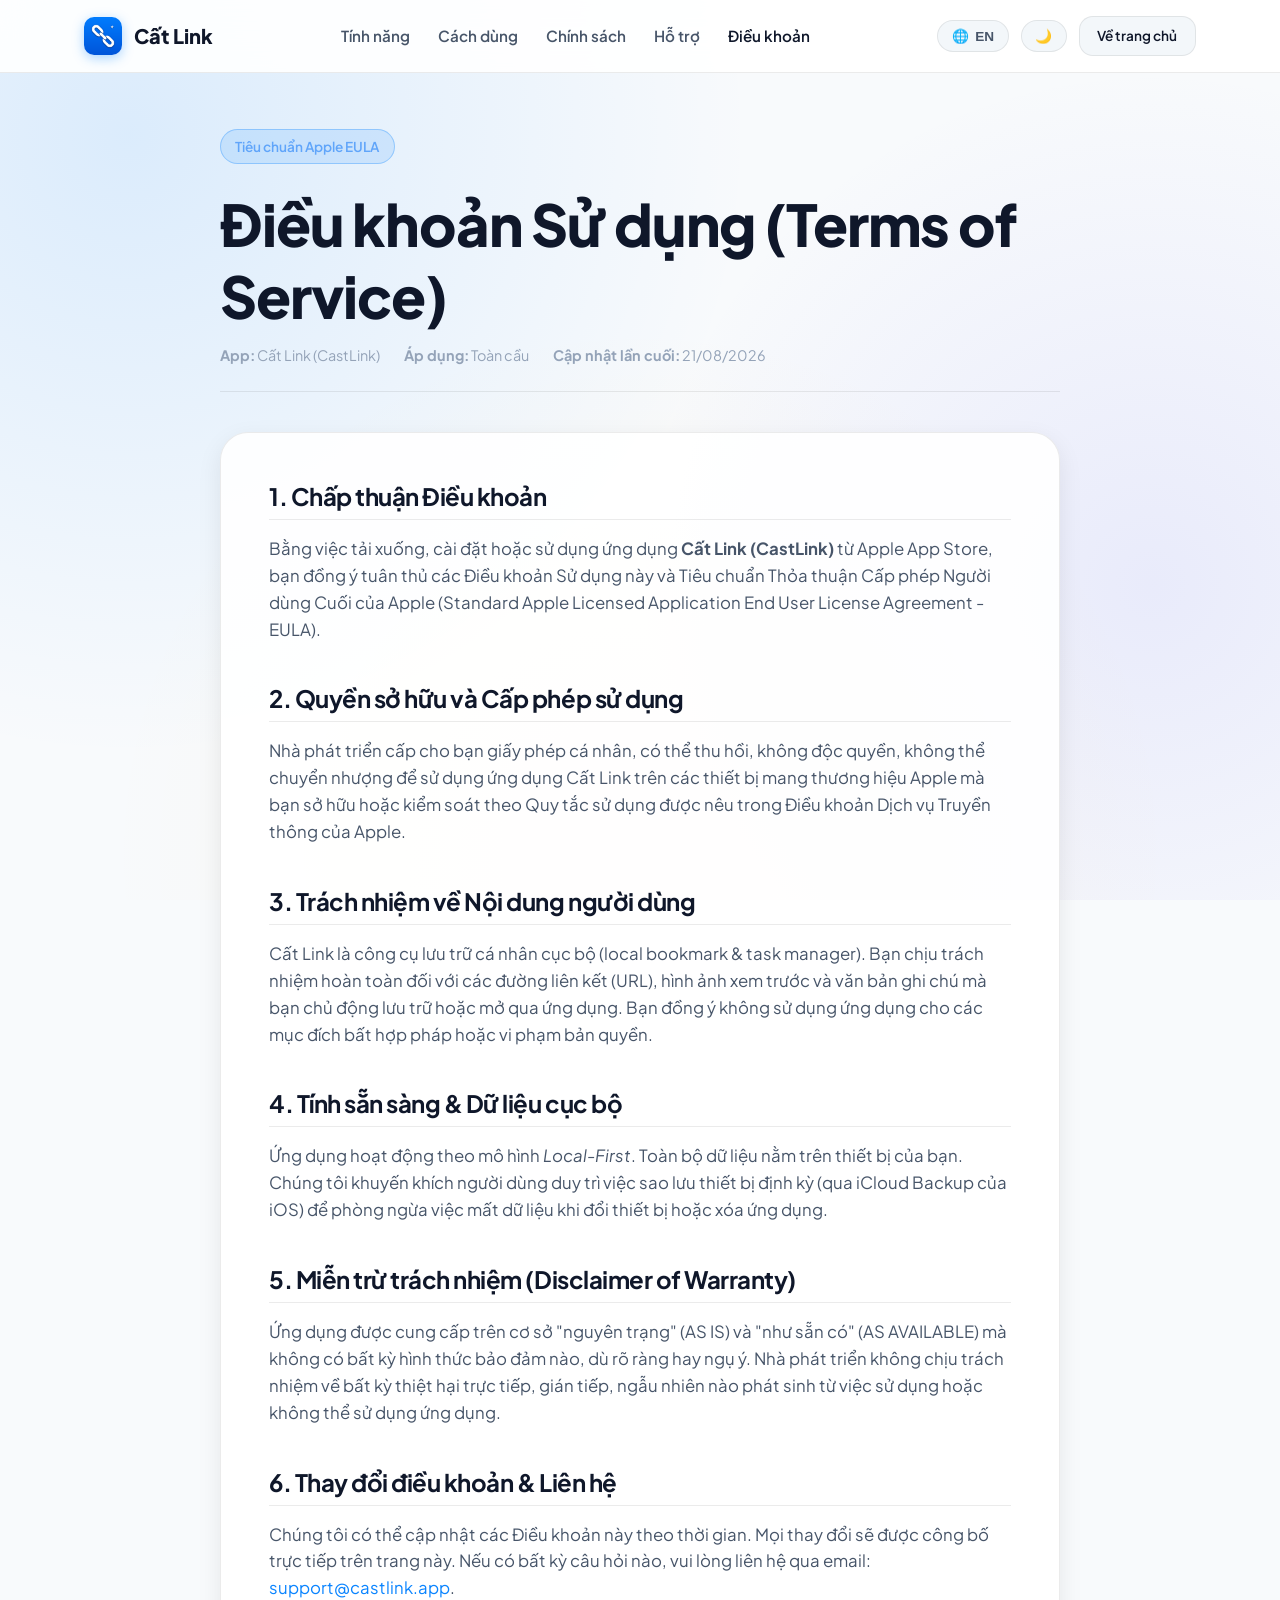
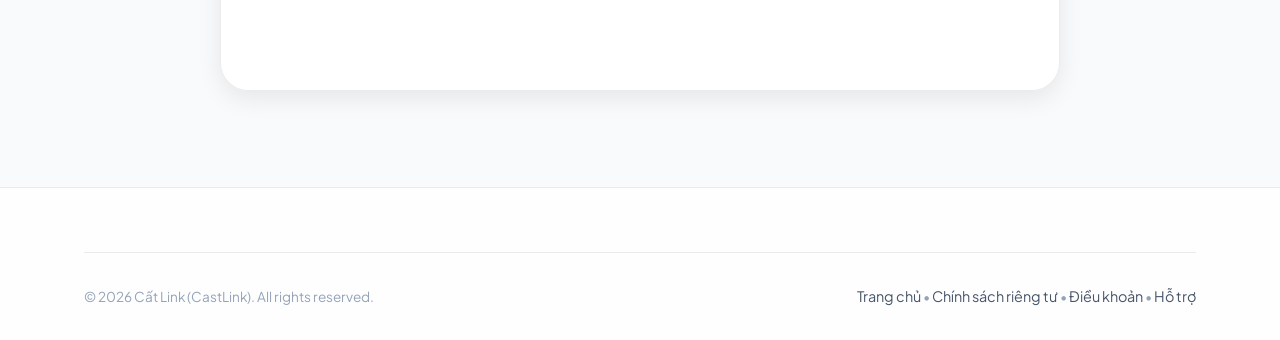
<file: terms.html>
<!DOCTYPE html>
<html lang="vi" data-theme="dark" data-lang="vi">
<head>
  <meta charset="UTF-8">
  <meta name="viewport" content="width=device-width, initial-scale=1.0">
  <title>Điều khoản Sử dụng — Cất Link (CastLink)</title>
  <meta name="description" content="Điều khoản sử dụng ứng dụng Cất Link (CastLink) trên nền tảng iOS.">
  <link rel="icon" type="image/png" href="assets/AppIcon-1024.png">
  <link rel="apple-touch-icon" href="assets/AppIcon-1024.png">
  <link rel="preconnect" href="https://fonts.googleapis.com">
  <link rel="preconnect" href="https://fonts.gstatic.com" crossorigin>
  <link href="https://fonts.googleapis.com/css2?family=Plus+Jakarta+Sans:wght@400;500;600;700;800&display=swap" rel="stylesheet">
  <link rel="stylesheet" href="style.css">
</head>
<body>

  <!-- Navigation -->
  <header class="navbar">
    <div class="container navbar-inner">
      <a href="index.html" class="brand-link">
        <img src="assets/AppIcon-1024.png" alt="Cất Link App Icon" class="brand-icon">
        <span>Cất Link</span>
      </a>

      <nav>
        <ul class="nav-links">
          <li><a href="index.html#features" class="nav-link" data-i18n-vi="Tính năng" data-i18n-en="Features">Tính năng</a></li>
          <li><a href="index.html#how-it-works" class="nav-link" data-i18n-vi="Cách dùng" data-i18n-en="How it Works">Cách dùng</a></li>
          <li><a href="privacy.html" class="nav-link" data-i18n-vi="Chính sách" data-i18n-en="Privacy Policy">Chính sách</a></li>
          <li><a href="support.html" class="nav-link" data-i18n-vi="Hỗ trợ" data-i18n-en="Support">Hỗ trợ</a></li>
          <li><a href="terms.html" class="nav-link active" data-i18n-vi="Điều khoản" data-i18n-en="Terms">Điều khoản</a></li>
        </ul>
      </nav>

      <div class="nav-actions">
        <button class="lang-btn" aria-label="Toggle language">
          🌐 <span class="lang-label">EN</span>
        </button>
        <button class="theme-btn" aria-label="Toggle theme">
          <span class="theme-icon">☀️</span>
        </button>
        <a href="index.html" class="btn btn-secondary" style="padding: 0.5rem 1.1rem; font-size: 0.85rem;" data-i18n-vi="Về trang chủ" data-i18n-en="Home">Về trang chủ</a>
      </div>
    </div>
  </header>

  <main class="doc-page">
    <div class="container">
      <div class="doc-header">
        <div class="badge" data-i18n-vi="Tiêu chuẩn Apple EULA" data-i18n-en="Standard Apple EULA">Tiêu chuẩn Apple EULA</div>
        <h1 data-i18n-vi="Điều khoản Sử dụng (Terms of Service)" data-i18n-en="Terms of Service">Điều khoản Sử dụng (Terms of Service)</h1>
        <div class="doc-meta">
          <span><strong>App:</strong> Cất Link (CastLink)</span>
          <span><strong>Áp dụng:</strong> Toàn cầu</span>
          <span><strong>Cập nhật lần cuối:</strong> 21/08/2026</span>
        </div>
      </div>

      <div class="doc-body">
        <section>
          <h2>1. Chấp thuận Điều khoản</h2>
          <p>Bằng việc tải xuống, cài đặt hoặc sử dụng ứng dụng <strong>Cất Link (CastLink)</strong> từ Apple App Store, bạn đồng ý tuân thủ các Điều khoản Sử dụng này và Tiêu chuẩn Thỏa thuận Cấp phép Người dùng Cuối của Apple (Standard Apple Licensed Application End User License Agreement - EULA).</p>
        </section>

        <section>
          <h2>2. Quyền sở hữu và Cấp phép sử dụng</h2>
          <p>Nhà phát triển cấp cho bạn giấy phép cá nhân, có thể thu hồi, không độc quyền, không thể chuyển nhượng để sử dụng ứng dụng Cất Link trên các thiết bị mang thương hiệu Apple mà bạn sở hữu hoặc kiểm soát theo Quy tắc sử dụng được nêu trong Điều khoản Dịch vụ Truyền thông của Apple.</p>
        </section>

        <section>
          <h2>3. Trách nhiệm về Nội dung người dùng</h2>
          <p>Cất Link là công cụ lưu trữ cá nhân cục bộ (local bookmark & task manager). Bạn chịu trách nhiệm hoàn toàn đối với các đường liên kết (URL), hình ảnh xem trước và văn bản ghi chú mà bạn chủ động lưu trữ hoặc mở qua ứng dụng. Bạn đồng ý không sử dụng ứng dụng cho các mục đích bất hợp pháp hoặc vi phạm bản quyền.</p>
        </section>

        <section>
          <h2>4. Tính sẵn sàng & Dữ liệu cục bộ</h2>
          <p>Ứng dụng hoạt động theo mô hình <em>Local-First</em>. Toàn bộ dữ liệu nằm trên thiết bị của bạn. Chúng tôi khuyến khích người dùng duy trì việc sao lưu thiết bị định kỳ (qua iCloud Backup của iOS) để phòng ngừa việc mất dữ liệu khi đổi thiết bị hoặc xóa ứng dụng.</p>
        </section>

        <section>
          <h2>5. Miễn trừ trách nhiệm (Disclaimer of Warranty)</h2>
          <p>Ứng dụng được cung cấp trên cơ sở "nguyên trạng" (AS IS) và "như sẵn có" (AS AVAILABLE) mà không có bất kỳ hình thức bảo đảm nào, dù rõ ràng hay ngụ ý. Nhà phát triển không chịu trách nhiệm về bất kỳ thiệt hại trực tiếp, gián tiếp, ngẫu nhiên nào phát sinh từ việc sử dụng hoặc không thể sử dụng ứng dụng.</p>
        </section>

        <section>
          <h2>6. Thay đổi điều khoản & Liên hệ</h2>
          <p>Chúng tôi có thể cập nhật các Điều khoản này theo thời gian. Mọi thay đổi sẽ được công bố trực tiếp trên trang này. Nếu có bất kỳ câu hỏi nào, vui lòng liên hệ qua email: <a href="mailto:support@castlink.app" style="color: var(--primary);">support@castlink.app</a>.</p>
        </section>
      </div>
    </div>
  </main>

  <!-- Footer -->
  <footer class="footer">
    <div class="container">
      <div class="footer-bottom">
        <div>© <span class="current-year">2026</span> Cất Link (CastLink). All rights reserved.</div>
        <div>
          <a href="index.html" class="footer-link">Trang chủ</a> • 
          <a href="privacy.html" class="footer-link">Chính sách riêng tư</a> • 
          <a href="terms.html" class="footer-link">Điều khoản</a> • 
          <a href="support.html" class="footer-link">Hỗ trợ</a>
        </div>
      </div>
    </div>
  </footer>

  <script src="main.js"></script>
</body>
</html>
</file>
<file: style.css>
/* ==========================================================================
   Cất Link (CastLink) — Design System & Stylesheet
   Crafted to mirror the exact native iOS 17 app UI & Aesthetics
   ========================================================================== */

:root {
  /* Exact App Tokens from Cất Link Swift codebase */
  --primary: #0A84FF; /* Default App Ocean Blue */
  --primary-rgb: 10, 132, 255;
  --primary-glow: rgba(10, 132, 255, 0.35);
  --primary-hover: #0070E0;
  
  --accent-violet: #6366F1;
  --accent-sunset: #FF9F0A;
  --accent-forest: #30D158;
  --accent-rose: #FF375F;
  
  /* 6 Domain Intent Colors */
  --intent-watch: #FF453A;
  --intent-read: #0A84FF;
  --intent-buy: #30D158;
  --intent-go: #FF9F0A;
  --intent-dotask: #BF5AF2;
  --intent-send: #64D2FF;

  /* Theme: Dark (Default iOS Canvas) */
  --bg-canvas: #0B0E14;
  --bg-surface: rgba(18, 24, 38, 0.85);
  --bg-surface-elevated: #161D2B;
  --bg-card: rgba(22, 29, 46, 0.65);
  --bg-card-hover: rgba(28, 38, 60, 0.9);
  
  --text-primary: #FFFFFF;
  --text-secondary: #94A3B8;
  --text-muted: #64748B;
  
  --border-subtle: rgba(255, 255, 255, 0.08);
  --border-glow: rgba(10, 132, 255, 0.3);
  --glass-reflection: linear-gradient(135deg, rgba(255, 255, 255, 0.08) 0%, rgba(255, 255, 255, 0.01) 100%);
  
  --shadow-sm: 0 2px 8px rgba(0, 0, 0, 0.25);
  --shadow-md: 0 8px 24px rgba(0, 0, 0, 0.4);
  --shadow-lg: 0 20px 48px rgba(0, 0, 0, 0.6);
  --shadow-glow: 0 0 45px rgba(10, 132, 255, 0.25);

  --radius-sm: 8px;
  --radius-md: 14px;
  --radius-lg: 20px;
  --radius-xl: 28px;
  --radius-full: 9999px;

  --transition-fast: 0.15s cubic-bezier(0.4, 0, 0.2, 1);
  --transition-normal: 0.25s cubic-bezier(0.4, 0, 0.2, 1);
  --transition-spring: 0.4s cubic-bezier(0.175, 0.885, 0.32, 1.275);

  --font-family: 'Plus Jakarta Sans', -apple-system, BlinkMacSystemFont, 'SF Pro Display', 'SF Pro Text', sans-serif;
  --container-max: 1160px;
}

[data-theme="light"] {
  --bg-canvas: #F8FAFC;
  --bg-surface: rgba(255, 255, 255, 0.9);
  --bg-surface-elevated: #FFFFFF;
  --bg-card: rgba(241, 245, 249, 0.8);
  --bg-card-hover: #FFFFFF;
  
  --text-primary: #0F172A;
  --text-secondary: #475569;
  --text-muted: #94A3B8;
  
  --border-subtle: rgba(0, 0, 0, 0.08);
  --border-glow: rgba(10, 132, 255, 0.2);
  --glass-reflection: linear-gradient(135deg, rgba(255, 255, 255, 0.9) 0%, rgba(255, 255, 255, 0.3) 100%);
  
  --shadow-sm: 0 2px 8px rgba(0, 0, 0, 0.04);
  --shadow-md: 0 8px 24px rgba(0, 0, 0, 0.08);
  --shadow-lg: 0 16px 40px rgba(0, 0, 0, 0.12);
  --shadow-glow: 0 0 35px rgba(10, 132, 255, 0.15);
}

/* CSS Reset & Base */
*, *::before, *::after {
  box-sizing: border-box;
  margin: 0;
  padding: 0;
}

html {
  scroll-behavior: smooth;
  font-family: var(--font-family);
  font-size: 16px;
  line-height: 1.6;
  color: var(--text-primary);
  background-color: var(--bg-canvas);
  -webkit-font-smoothing: antialiased;
  -moz-osx-font-smoothing: grayscale;
}

body {
  min-height: 100vh;
  display: flex;
  flex-direction: column;
  overflow-x: hidden;
  background: 
    radial-gradient(circle at 10% 15%, rgba(10, 132, 255, 0.12) 0%, transparent 45%),
    radial-gradient(circle at 90% 65%, rgba(99, 102, 241, 0.1) 0%, transparent 40%),
    radial-gradient(circle at 50% 95%, rgba(255, 159, 10, 0.06) 0%, transparent 50%),
    var(--bg-canvas);
  background-attachment: fixed;
}

/* Typography */
h1, h2, h3, h4, h5, h6 {
  font-weight: 700;
  line-height: 1.25;
  color: var(--text-primary);
  letter-spacing: -0.02em;
}

h1 { font-size: clamp(2.3rem, 5vw, 3.6rem); font-weight: 800; }
h2 { font-size: clamp(1.8rem, 3.5vw, 2.4rem); }
h3 { font-size: clamp(1.25rem, 2.5vw, 1.65rem); }
h4 { font-size: 1.15rem; }

p {
  color: var(--text-secondary);
  font-size: 1.05rem;
}

a {
  color: inherit;
  text-decoration: none;
  transition: color var(--transition-fast);
}

.container {
  width: 100%;
  max-width: var(--container-max);
  margin: 0 auto;
  padding: 0 1.5rem;
}

/* Navbar */
.navbar {
  position: sticky;
  top: 0;
  z-index: 100;
  backdrop-filter: blur(20px);
  -webkit-backdrop-filter: blur(20px);
  background: var(--bg-surface);
  border-bottom: 1px solid var(--border-subtle);
  transition: all var(--transition-normal);
}

.navbar-inner {
  display: flex;
  align-items: center;
  justify-content: space-between;
  height: 4.5rem;
}

.brand-link {
  display: flex;
  align-items: center;
  gap: 0.75rem;
  font-size: 1.25rem;
  font-weight: 800;
  color: var(--text-primary);
}

.brand-icon {
  width: 38px;
  height: 38px;
  border-radius: 10px;
  box-shadow: 0 3px 12px var(--primary-glow);
  object-fit: cover;
}

.nav-links {
  display: flex;
  align-items: center;
  gap: 1.75rem;
  list-style: none;
}

.nav-link {
  font-size: 0.95rem;
  font-weight: 600;
  color: var(--text-secondary);
  transition: all var(--transition-fast);
}

.nav-link:hover, .nav-link.active {
  color: var(--text-primary);
}

.nav-actions {
  display: flex;
  align-items: center;
  gap: 0.75rem;
}

.theme-btn, .lang-btn {
  background: var(--bg-card);
  border: 1px solid var(--border-subtle);
  color: var(--text-secondary);
  padding: 0.45rem 0.85rem;
  border-radius: var(--radius-full);
  font-size: 0.85rem;
  font-weight: 600;
  cursor: pointer;
  display: inline-flex;
  align-items: center;
  gap: 0.4rem;
  transition: all var(--transition-fast);
}

.theme-btn:hover, .lang-btn:hover {
  background: var(--bg-card-hover);
  color: var(--text-primary);
  border-color: var(--border-glow);
}

/* Buttons */
.btn {
  display: inline-flex;
  align-items: center;
  justify-content: center;
  gap: 0.6rem;
  padding: 0.75rem 1.5rem;
  border-radius: var(--radius-md);
  font-size: 0.95rem;
  font-weight: 600;
  cursor: pointer;
  transition: all var(--transition-fast);
  border: 1px solid transparent;
  text-align: center;
}

.btn-primary {
  background: linear-gradient(135deg, var(--primary) 0%, #0060DF 100%);
  color: #FFFFFF;
  box-shadow: 0 4px 16px var(--primary-glow);
}

.btn-primary:hover {
  transform: translateY(-2px);
  box-shadow: 0 8px 24px var(--primary-glow);
  background: linear-gradient(135deg, #2B95FF 0%, #0050C0 100%);
}

.btn-secondary {
  background: var(--bg-card);
  border-color: var(--border-subtle);
  color: var(--text-primary);
  backdrop-filter: blur(8px);
}

.btn-secondary:hover {
  background: var(--bg-card-hover);
  border-color: var(--border-glow);
  transform: translateY(-2px);
}

.btn-appstore {
  background: #000000;
  color: #FFFFFF;
  border: 1px solid rgba(255, 255, 255, 0.2);
  padding: 0.65rem 1.3rem;
  border-radius: var(--radius-md);
  display: inline-flex;
  align-items: center;
  gap: 0.75rem;
  box-shadow: var(--shadow-md);
  transition: all var(--transition-fast);
}

.btn-appstore:hover {
  background: #111827;
  border-color: rgba(255, 255, 255, 0.4);
  transform: translateY(-2px);
}

.btn-appstore svg {
  width: 26px;
  height: 26px;
  fill: currentColor;
  flex-shrink: 0;
}

.btn-appstore-text {
  text-align: left;
  line-height: 1.15;
}

.btn-appstore-text span {
  display: block;
  font-size: 0.65rem;
  text-transform: uppercase;
  letter-spacing: 0.05em;
  opacity: 0.8;
}

.btn-appstore-text strong {
  font-size: 1.1rem;
  font-weight: 700;
}

/* Badge */
.badge {
  display: inline-flex;
  align-items: center;
  gap: 0.5rem;
  padding: 0.35rem 0.9rem;
  border-radius: var(--radius-full);
  font-size: 0.85rem;
  font-weight: 600;
  background: rgba(10, 132, 255, 0.12);
  color: #60A5FA;
  border: 1px solid rgba(10, 132, 255, 0.3);
  margin-bottom: 1.5rem;
}

.badge-dot {
  width: 8px;
  height: 8px;
  border-radius: 50%;
  background: #30D158;
  box-shadow: 0 0 10px #30D158;
}

/* Hero Section */
.hero {
  padding: 4.5rem 0 4rem;
  position: relative;
}

.hero-grid {
  display: grid;
  grid-template-columns: 1.15fr 0.85fr;
  gap: 3.5rem;
  align-items: center;
}

.hero-content {
  display: flex;
  flex-direction: column;
  align-items: flex-start;
}

.hero-title {
  margin-bottom: 1.5rem;
}

.text-gradient {
  background: linear-gradient(135deg, #60A5FA 0%, #0A84FF 50%, #A855F7 100%);
  -webkit-background-clip: text;
  -webkit-text-fill-color: transparent;
}

.hero-subtitle {
  font-size: 1.15rem;
  line-height: 1.7;
  margin-bottom: 2rem;
  max-width: 540px;
}

.hero-ctas {
  display: flex;
  flex-wrap: wrap;
  gap: 1rem;
  margin-bottom: 2.2rem;
}

.hero-highlights {
  display: flex;
  flex-wrap: wrap;
  gap: 1.5rem;
  border-top: 1px solid var(--border-subtle);
  padding-top: 1.5rem;
  width: 100%;
}

.highlight-item {
  display: flex;
  align-items: center;
  gap: 0.6rem;
  font-size: 0.9rem;
  color: var(--text-secondary);
}

.highlight-icon {
  color: var(--primary);
}

/* Real-looking iOS Device Mockup */
.hero-mockup-wrapper {
  position: relative;
  display: flex;
  justify-content: center;
}

.mockup-glow {
  position: absolute;
  width: 300px;
  height: 500px;
  background: radial-gradient(circle, var(--primary-glow) 0%, rgba(99, 102, 241, 0.15) 70%, transparent 100%);
  filter: blur(50px);
  z-index: 0;
  border-radius: 50%;
}

.phone-mockup {
  position: relative;
  z-index: 1;
  width: 326px;
  background: #0E131E;
  border: 4px solid rgba(255, 255, 255, 0.18);
  border-radius: 46px;
  padding: 11px;
  box-shadow: var(--shadow-lg), 0 0 35px rgba(0, 0, 0, 0.7);
  backdrop-filter: blur(12px);
}

.phone-screen {
  background: #000000;
  border-radius: 36px;
  overflow: hidden;
  display: flex;
  flex-direction: column;
  min-height: 580px;
  border: 1px solid rgba(255, 255, 255, 0.06);
}

.phone-notch {
  height: 26px;
  display: flex;
  justify-content: center;
  align-items: center;
  padding-top: 4px;
}

.phone-island {
  width: 95px;
  height: 20px;
  background: #000000;
  border: 1px solid rgba(255, 255, 255, 0.1);
  border-radius: 20px;
}

/* App Header in Mockup matching TodayView */
.phone-top-bar {
  padding: 10px 16px 6px;
  display: flex;
  justify-content: space-between;
  align-items: center;
}

.phone-greeting {
  font-size: 0.75rem;
  color: #94A3B8;
  font-weight: 500;
}

.phone-app-title {
  font-size: 1.4rem;
  font-weight: 800;
  color: #FFFFFF;
}

.phone-actions {
  display: flex;
  align-items: center;
  gap: 8px;
}

.phone-btn-paste {
  background: var(--primary);
  color: #FFFFFF;
  font-size: 0.7rem;
  font-weight: 700;
  padding: 4px 10px;
  border-radius: 20px;
  display: inline-flex;
  align-items: center;
  gap: 3px;
}

.phone-btn-gear {
  color: #94A3B8;
  font-size: 0.9rem;
}

/* Quick Save Clipboard Banner inside Mockup */
.phone-clipboard-banner {
  margin: 4px 12px 10px;
  background: rgba(10, 132, 255, 0.12);
  border: 1px solid rgba(10, 132, 255, 0.3);
  border-radius: 14px;
  padding: 8px 10px;
  display: flex;
  align-items: center;
  justify-content: space-between;
  gap: 8px;
}

.phone-clipboard-text {
  font-size: 0.7rem;
  color: #60A5FA;
  white-space: nowrap;
  overflow: hidden;
  text-overflow: ellipsis;
  max-width: 170px;
}

.phone-clipboard-btn {
  background: var(--primary);
  color: #FFFFFF;
  font-size: 0.65rem;
  font-weight: 700;
  padding: 3px 8px;
  border-radius: 10px;
}

/* Mockup Card List */
.phone-card-list {
  padding: 0 12px;
  display: flex;
  flex-direction: column;
  gap: 9px;
  overflow-y: auto;
  max-height: 380px;
}

.phone-card {
  background: rgba(255, 255, 255, 0.06);
  border: 1px solid rgba(255, 255, 255, 0.08);
  border-radius: 16px;
  padding: 11px 13px;
  display: flex;
  flex-direction: column;
  gap: 6px;
  transition: all var(--transition-fast);
}

.phone-card-top {
  display: flex;
  align-items: center;
  justify-content: space-between;
}

/* Intent Chips */
.intent-chip {
  display: inline-flex;
  align-items: center;
  gap: 4px;
  padding: 2px 7px;
  border-radius: 6px;
  font-size: 0.68rem;
  font-weight: 700;
}

.intent-chip.watch { background: rgba(255, 69, 58, 0.18); color: #FF6961; }
.intent-chip.read { background: rgba(10, 132, 255, 0.18); color: #60A5FA; }
.intent-chip.buy { background: rgba(48, 209, 88, 0.18); color: #4ADE80; }
.intent-chip.go { background: rgba(255, 159, 10, 0.18); color: #FBBF24; }
.intent-chip.dotask { background: rgba(191, 90, 242, 0.18); color: #C084FC; }
.intent-chip.send { background: rgba(100, 210, 255, 0.18); color: #38BDF8; }

.due-time {
  font-size: 0.68rem;
  color: #94A3B8;
  display: inline-flex;
  align-items: center;
  gap: 3px;
}

.phone-card-title {
  font-size: 0.84rem;
  font-weight: 600;
  color: #F8FAFC;
  line-height: 1.35;
}

.phone-card-domain {
  font-size: 0.68rem;
  color: #64748B;
  display: flex;
  align-items: center;
  gap: 4px;
}

/* Mockup Bottom Tab Bar */
.phone-bottom-nav {
  margin-top: auto;
  height: 52px;
  background: rgba(18, 24, 38, 0.95);
  border-top: 1px solid rgba(255, 255, 255, 0.08);
  display: flex;
  justify-content: space-around;
  align-items: center;
  padding: 0 20px;
}

.bottom-nav-item {
  display: flex;
  flex-direction: column;
  align-items: center;
  font-size: 0.65rem;
  color: #64748B;
  gap: 3px;
  cursor: pointer;
}

.bottom-nav-item.active {
  color: var(--primary);
  font-weight: 700;
}

/* Sections */
.section {
  padding: 5rem 0;
}

.section-header {
  text-align: center;
  max-width: 680px;
  margin: 0 auto 3.5rem;
}

.section-header h2 {
  margin-bottom: 1rem;
}

/* 6 Intent Matrix Showcase */
.intent-matrix {
  display: grid;
  grid-template-columns: repeat(auto-fit, minmax(170px, 1fr));
  gap: 1.25rem;
  margin: 2.5rem 0;
}

.intent-matrix-item {
  background: var(--bg-card);
  border: 1px solid var(--border-subtle);
  border-radius: var(--radius-md);
  padding: 1.25rem 1rem;
  text-align: center;
  display: flex;
  flex-direction: column;
  align-items: center;
  gap: 0.5rem;
  transition: all var(--transition-fast);
}

.intent-matrix-item:hover {
  transform: translateY(-3px);
  border-color: var(--border-glow);
  background: var(--bg-card-hover);
}

.intent-matrix-icon {
  font-size: 1.75rem;
}

.intent-matrix-title {
  font-weight: 700;
  font-size: 0.95rem;
}

.intent-matrix-desc {
  font-size: 0.75rem;
  color: var(--text-muted);
}

/* Features Grid */
.features-grid {
  display: grid;
  grid-template-columns: repeat(auto-fit, minmax(320px, 1fr));
  gap: 1.75rem;
}

.feature-card {
  background: var(--bg-card);
  border: 1px solid var(--border-subtle);
  border-radius: var(--radius-lg);
  padding: 2rem;
  transition: all var(--transition-normal);
  display: flex;
  flex-direction: column;
  gap: 1.25rem;
  position: relative;
  overflow: hidden;
}

.feature-card::before {
  content: '';
  position: absolute;
  top: 0;
  left: 0;
  right: 0;
  height: 2px;
  background: linear-gradient(90deg, transparent, var(--primary), transparent);
  opacity: 0;
  transition: opacity var(--transition-normal);
}

.feature-card:hover {
  background: var(--bg-card-hover);
  border-color: var(--border-glow);
  transform: translateY(-4px);
  box-shadow: var(--shadow-md);
}

.feature-card:hover::before {
  opacity: 1;
}

.feature-icon-wrapper {
  width: 52px;
  height: 52px;
  border-radius: var(--radius-md);
  background: rgba(10, 132, 255, 0.12);
  border: 1px solid rgba(10, 132, 255, 0.25);
  display: flex;
  align-items: center;
  justify-content: center;
  color: var(--primary);
  font-size: 1.5rem;
}

.feature-card h3 {
  font-size: 1.25rem;
}

.feature-card p {
  font-size: 0.95rem;
  line-height: 1.6;
}

/* Steps */
.steps-container {
  display: grid;
  grid-template-columns: repeat(auto-fit, minmax(280px, 1fr));
  gap: 2rem;
}

.step-card {
  background: var(--bg-surface);
  border: 1px solid var(--border-subtle);
  border-radius: var(--radius-lg);
  padding: 2.2rem;
  position: relative;
}

.step-number {
  display: inline-block;
  font-size: 0.85rem;
  font-weight: 800;
  color: var(--primary);
  background: rgba(10, 132, 255, 0.12);
  padding: 0.3rem 0.8rem;
  border-radius: var(--radius-full);
  margin-bottom: 1rem;
}

.step-card h3 {
  margin-bottom: 0.75rem;
}

/* Privacy Banner */
.privacy-banner {
  background: linear-gradient(135deg, rgba(10, 132, 255, 0.14) 0%, rgba(48, 209, 88, 0.1) 100%);
  border: 1px solid rgba(10, 132, 255, 0.3);
  border-radius: var(--radius-xl);
  padding: 3.5rem;
  margin: 3rem 0;
  display: grid;
  grid-template-columns: 1fr auto;
  gap: 2.5rem;
  align-items: center;
}

.privacy-banner-content h2 {
  margin-bottom: 1rem;
}

.privacy-pills {
  display: flex;
  flex-wrap: wrap;
  gap: 0.75rem;
  margin-top: 1.5rem;
}

.privacy-pill {
  display: inline-flex;
  align-items: center;
  gap: 0.4rem;
  padding: 0.4rem 0.9rem;
  background: var(--bg-surface);
  border: 1px solid var(--border-subtle);
  border-radius: var(--radius-full);
  font-size: 0.85rem;
  font-weight: 600;
  color: var(--text-primary);
}

/* FAQ Accordion */
.faq-list {
  max-width: 800px;
  margin: 0 auto;
  display: flex;
  flex-direction: column;
  gap: 1rem;
}

.faq-item {
  background: var(--bg-card);
  border: 1px solid var(--border-subtle);
  border-radius: var(--radius-md);
  overflow: hidden;
  transition: all var(--transition-normal);
}

.faq-item:hover {
  border-color: var(--border-glow);
}

.faq-question {
  width: 100%;
  text-align: left;
  padding: 1.25rem 1.5rem;
  background: none;
  border: none;
  color: var(--text-primary);
  font-size: 1.05rem;
  font-weight: 700;
  cursor: pointer;
  display: flex;
  justify-content: space-between;
  align-items: center;
  gap: 1rem;
}

.faq-chevron {
  transition: transform var(--transition-normal);
  color: var(--text-muted);
}

.faq-item.open .faq-chevron {
  transform: rotate(180deg);
  color: var(--primary);
}

.faq-answer {
  display: none;
  padding: 0 1.5rem 1.25rem;
  color: var(--text-secondary);
  font-size: 0.95rem;
  line-height: 1.65;
}

.faq-item.open .faq-answer {
  display: block;
}

/* Doc Pages */
.doc-page {
  padding: 3.5rem 0 6rem;
}

.doc-header {
  max-width: 840px;
  margin: 0 auto 2.5rem;
  padding-bottom: 1.5rem;
  border-bottom: 1px solid var(--border-subtle);
}

.doc-meta {
  display: flex;
  gap: 1.5rem;
  font-size: 0.9rem;
  color: var(--text-muted);
  margin-top: 0.75rem;
  flex-wrap: wrap;
}

.doc-body {
  max-width: 840px;
  margin: 0 auto;
  background: var(--bg-surface);
  border: 1px solid var(--border-subtle);
  border-radius: var(--radius-xl);
  padding: 3rem;
  box-shadow: var(--shadow-md);
}

.doc-body section {
  margin-bottom: 2.5rem;
}

.doc-body h2 {
  font-size: 1.5rem;
  margin-bottom: 1rem;
  color: var(--text-primary);
  border-bottom: 1px solid var(--border-subtle);
  padding-bottom: 0.5rem;
}

.doc-body h3 {
  font-size: 1.2rem;
  margin: 1.5rem 0 0.75rem;
  color: var(--text-primary);
}

.doc-body p {
  margin-bottom: 1rem;
}

.doc-body ul, .doc-body ol {
  margin-bottom: 1.25rem;
  padding-left: 1.5rem;
  color: var(--text-secondary);
}

.doc-body li {
  margin-bottom: 0.5rem;
}

.doc-highlight-box {
  background: rgba(10, 132, 255, 0.1);
  border-left: 4px solid var(--primary);
  padding: 1.25rem 1.5rem;
  border-radius: 0 var(--radius-md) var(--radius-md) 0;
  margin: 1.5rem 0;
}

.doc-highlight-box p {
  margin-bottom: 0;
  color: var(--text-primary);
  font-weight: 500;
}

/* Contact Grid */
.contact-grid {
  display: grid;
  grid-template-columns: repeat(auto-fit, minmax(260px, 1fr));
  gap: 1.5rem;
  margin: 2rem 0;
}

.contact-card {
  background: var(--bg-card);
  border: 1px solid var(--border-subtle);
  border-radius: var(--radius-lg);
  padding: 2rem;
  text-align: center;
  display: flex;
  flex-direction: column;
  align-items: center;
  gap: 1rem;
}

.contact-icon {
  width: 48px;
  height: 48px;
  border-radius: 50%;
  background: rgba(10, 132, 255, 0.12);
  color: var(--primary);
  display: flex;
  align-items: center;
  justify-content: center;
  font-size: 1.3rem;
}

/* Footer */
.footer {
  margin-top: auto;
  border-top: 1px solid var(--border-subtle);
  background: var(--bg-surface);
  padding: 4rem 0 2rem;
}

.footer-grid {
  display: grid;
  grid-template-columns: 2fr 1fr 1fr 1fr;
  gap: 3rem;
  margin-bottom: 3rem;
}

.footer-brand p {
  margin-top: 0.75rem;
  font-size: 0.95rem;
  max-width: 320px;
}

.footer-col h4 {
  font-size: 0.95rem;
  text-transform: uppercase;
  letter-spacing: 0.05em;
  color: var(--text-primary);
  margin-bottom: 1.25rem;
}

.footer-links {
  list-style: none;
  display: flex;
  flex-direction: column;
  gap: 0.75rem;
}

.footer-link {
  font-size: 0.9rem;
  color: var(--text-secondary);
}

.footer-link:hover {
  color: var(--primary);
}

.footer-bottom {
  border-top: 1px solid var(--border-subtle);
  padding-top: 2rem;
  display: flex;
  justify-content: space-between;
  align-items: center;
  font-size: 0.85rem;
  color: var(--text-muted);
}

/* Responsive */
@media (max-width: 900px) {
  .hero-grid {
    grid-template-columns: 1fr;
    text-align: center;
    gap: 3rem;
  }
  
  .hero-content {
    align-items: center;
  }
  
  .hero-highlights {
    justify-content: center;
  }
  
  .privacy-banner {
    grid-template-columns: 1fr;
    text-align: center;
    padding: 2.5rem 1.75rem;
  }
  
  .privacy-pills {
    justify-content: center;
  }
  
  .footer-grid {
    grid-template-columns: 1fr 1fr;
    gap: 2rem;
  }
}

@media (max-width: 640px) {
  .nav-links {
    display: none;
  }
  
  .footer-grid {
    grid-template-columns: 1fr;
  }
  
  .footer-bottom {
    flex-direction: column;
    gap: 1rem;
    text-align: center;
  }
  
  .doc-body {
    padding: 1.75rem;
  }
}
</file>
